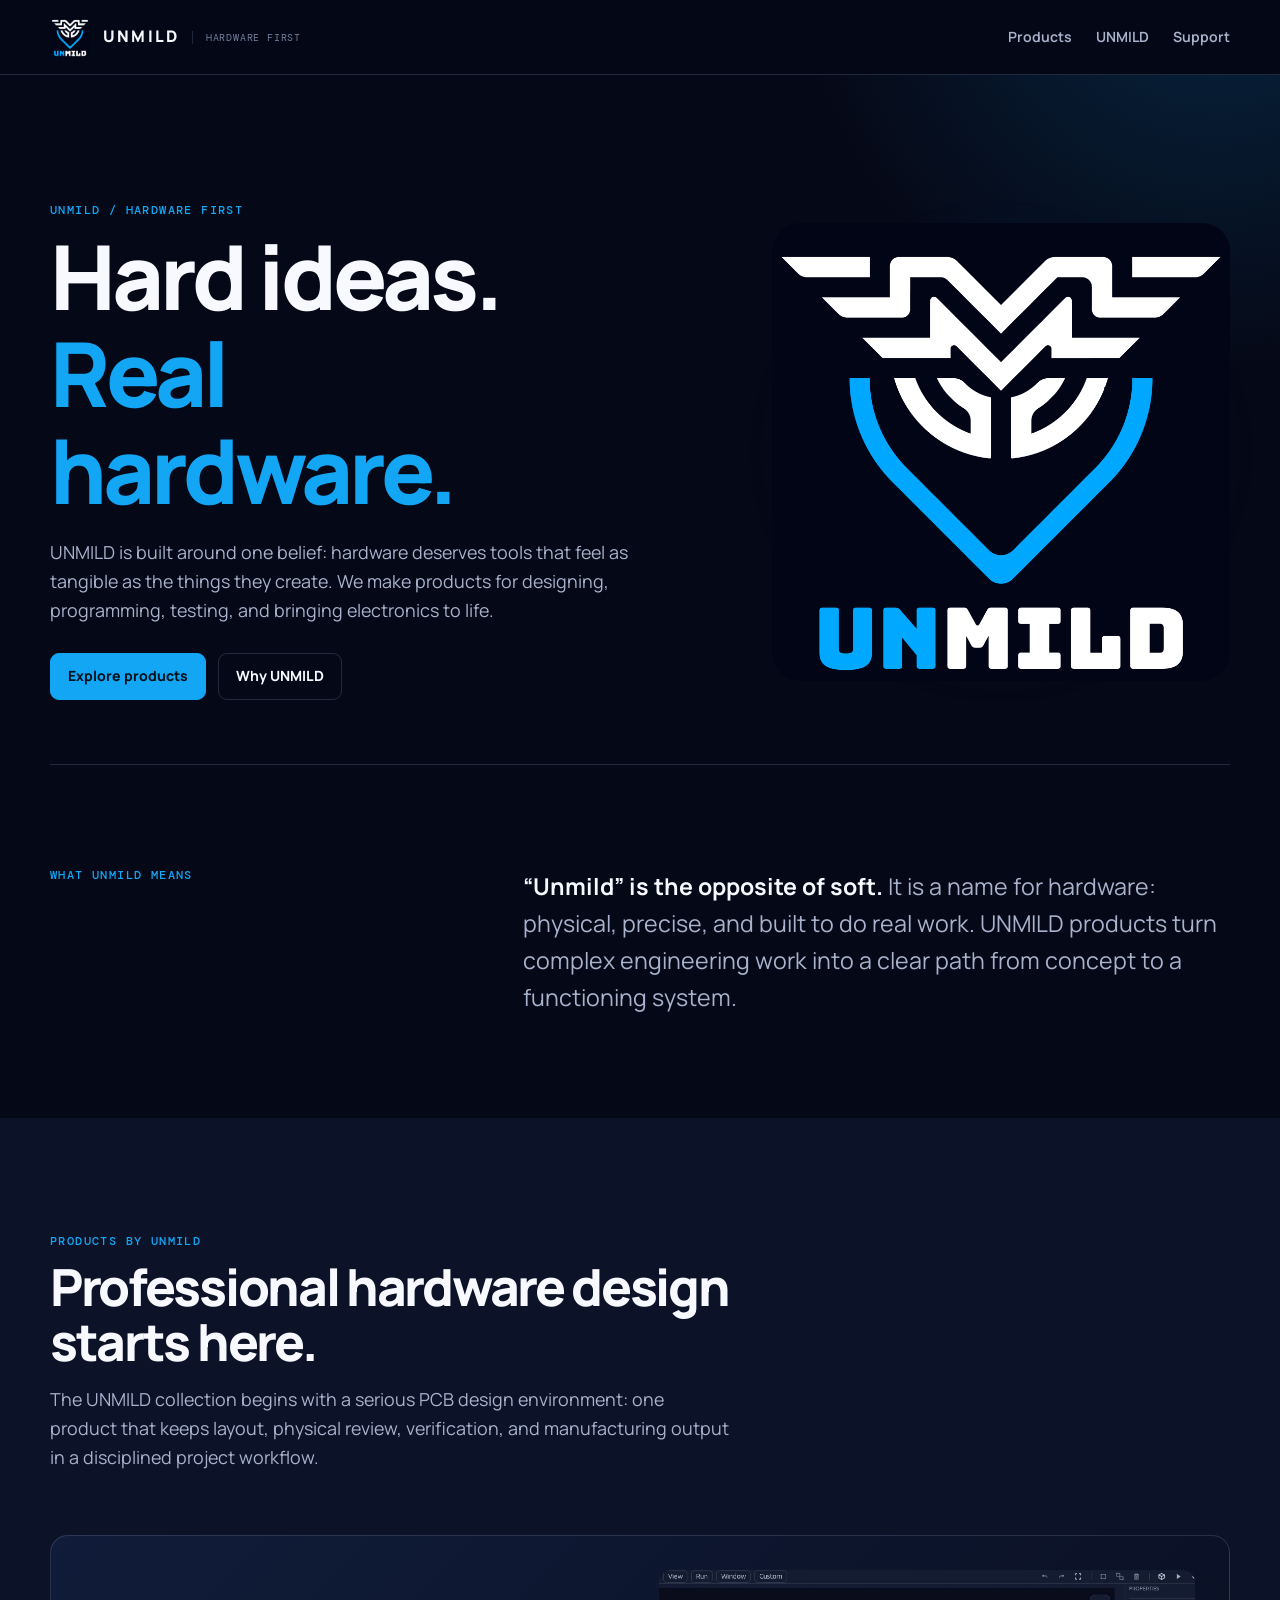
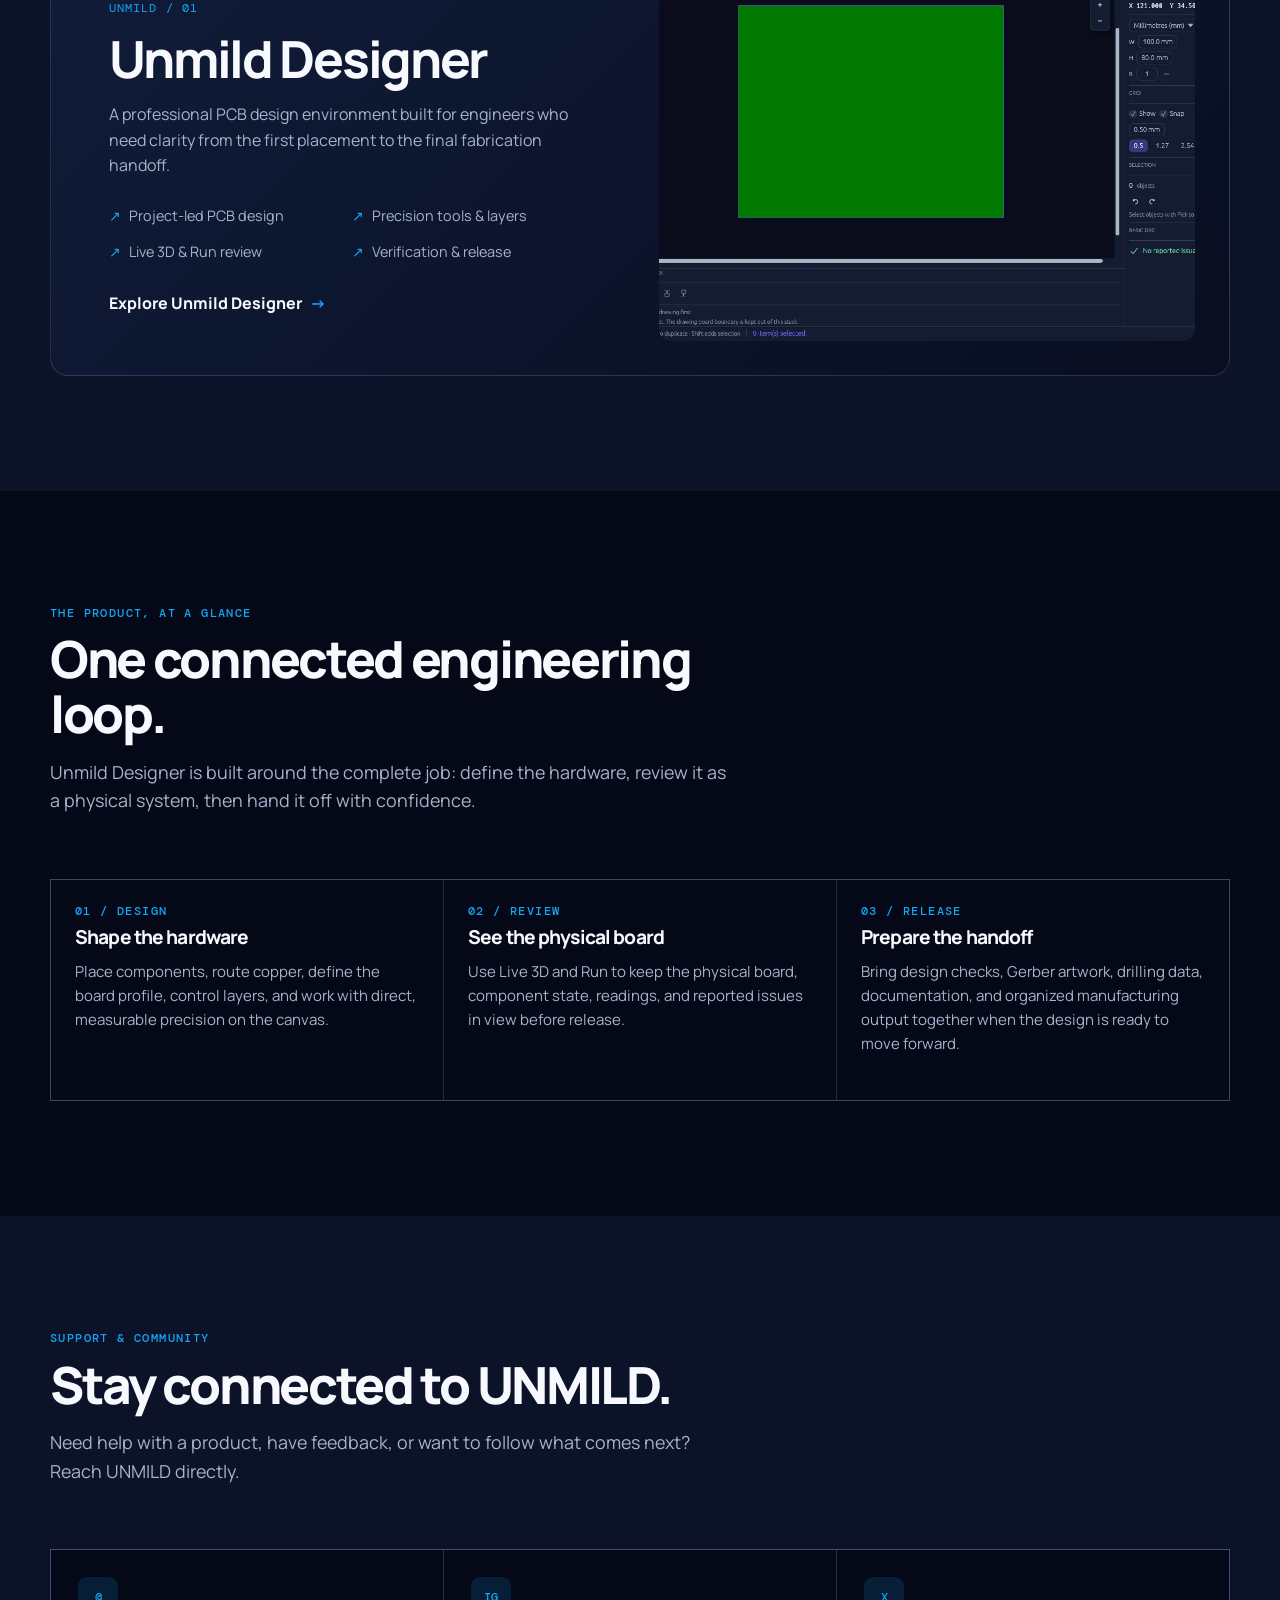
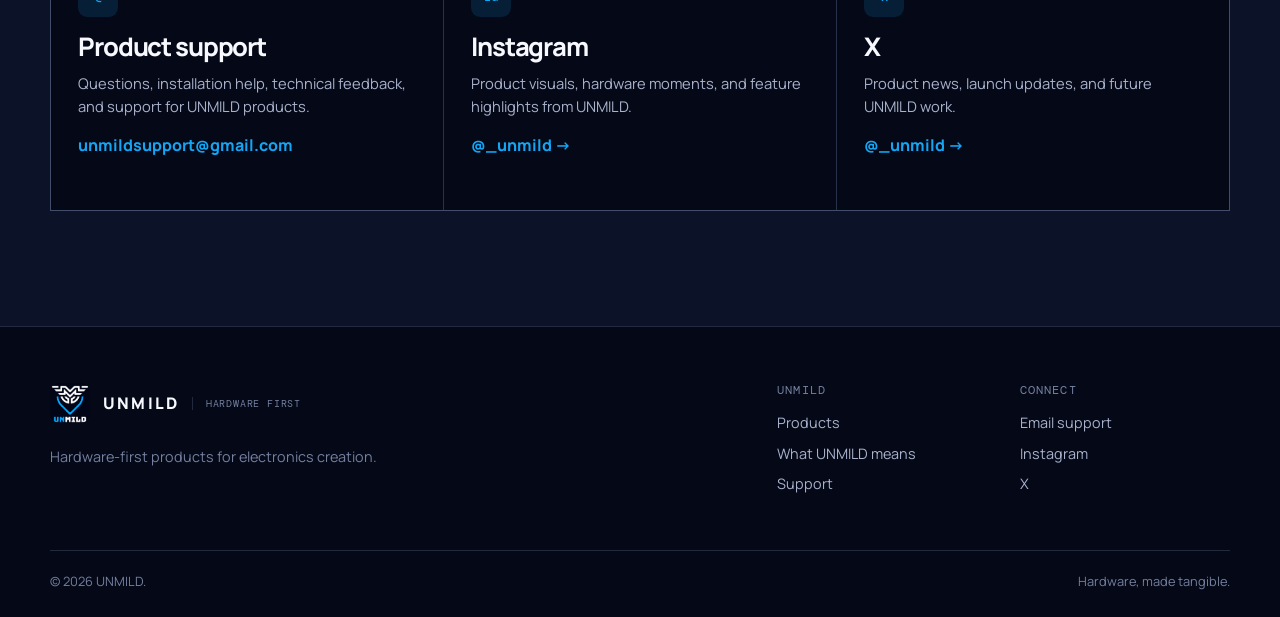
<file: index.html>
<!doctype html>
<html lang="en"><head>
<meta charset="UTF-8"><meta name="viewport" content="width=device-width, initial-scale=1">
<title>UNMILD — Hardware, made tangible</title>
<meta name="description" content="UNMILD creates hardware-first products for electronics creation. Discover Unmild Designer, its first product.">
<meta name="theme-color" content="#050816"><link rel="icon" href="images/favicon.svg" type="image/svg+xml"><link rel="stylesheet" href="css/style.css">
<meta property="og:type" content="website"><meta property="og:site_name" content="UNMILD"><meta property="og:title" content="UNMILD — Hardware, made tangible"><meta property="og:description" content="Hardware-first products for electronics creation."><meta property="og:image" content="images/og-image.png"><meta name="twitter:card" content="summary_large_image">
<script type="application/ld+json">{"@context":"https://schema.org","@type":"Organization","name":"UNMILD","description":"Hardware-first products for electronics creation.","email":"unmildsupport@gmail.com","sameAs":["https://www.instagram.com/_unmild/","https://x.com/_unmild"]}</script>
</head><body>
<a class="skip-link" href="#main">Skip to content</a>
<header class="site-nav"><div class="container nav-inner">
<a class="brand" href="index.html"><img class="brand-logo" src="images/unmild-logo.png" alt="UNMILD logo"><span class="brand-word">UNMILD</span><span class="brand-sub">HARDWARE FIRST</span></a>
<button class="nav-toggle" id="navToggle" aria-expanded="false" aria-controls="nav-links"><svg viewBox="0 0 24 24" fill="none" stroke="currentColor" stroke-width="2"><path d="M3 6h18M3 12h18M3 18h18"/></svg><span class="skip-link">Menu</span></button>
<nav class="nav-links" id="nav-links" aria-label="Primary"><a href="#products">Products</a><a href="#philosophy">UNMILD</a><a href="#support">Support</a></nav>
</div></header>
<main id="main">
<section class="brand-hero"><div class="container brand-hero-grid"><div>
<span class="eyebrow">UNMILD / HARDWARE FIRST</span><h1>Hard ideas. <em>Real hardware.</em></h1>
<p class="lede">UNMILD is built around one belief: hardware deserves tools that feel as tangible as the things they create. We make products for designing, programming, testing, and bringing electronics to life.</p>
<div class="btn-row"><a class="btn btn-primary" href="#products">Explore products</a><a class="btn btn-secondary" href="#philosophy">Why UNMILD</a></div>
</div><div class="brand-mark"><img src="images/unmild-logo.png" alt="UNMILD hardware emblem"></div></div></section>
<section class="container hardware-statement" id="philosophy"><span class="eyebrow">WHAT UNMILD MEANS</span><p><strong>“Unmild” is the opposite of soft.</strong> It is a name for hardware: physical, precise, and built to do real work. UNMILD products turn complex engineering work into a clear path from concept to a functioning system.</p></section>
<section class="section section-dark" id="products"><div class="container"><div class="section-head"><span class="eyebrow">PRODUCTS BY UNMILD</span><h2>Professional hardware design starts here.</h2><p class="lede">The UNMILD collection begins with a serious PCB design environment: one product that keeps layout, physical review, verification, and manufacturing output in a disciplined project workflow.</p></div>
<a class="product-card" href="designer.html" aria-label="Explore Unmild Designer"><div class="product-card-copy"><span class="product-number">UNMILD / 01</span><h3>Unmild Designer</h3><p>A professional PCB design environment built for engineers who need clarity from the first placement to the final fabrication handoff.</p><ul class="product-points"><li>Project-led PCB design</li><li>Precision tools &amp; layers</li><li>Live 3D &amp; Run review</li><li>Verification &amp; release</li></ul><span class="product-link">Explore Unmild Designer <span>→</span></span></div><div class="product-visual"><img src="images/screens/ui_workspace.webp" alt="Unmild Designer PCB workspace"></div></a></div></section>
<section class="section"><div class="container"><div class="section-head"><span class="eyebrow">THE PRODUCT, AT A GLANCE</span><h2>One connected engineering loop.</h2><p class="lede">Unmild Designer is built around the complete job: define the hardware, review it as a physical system, then hand it off with confidence.</p></div><div class="preview-grid"><article class="preview-cell"><span class="kicker">01 / DESIGN</span><h3>Shape the hardware</h3><p>Place components, route copper, define the board profile, control layers, and work with direct, measurable precision on the canvas.</p></article><article class="preview-cell"><span class="kicker">02 / REVIEW</span><h3>See the physical board</h3><p>Use Live 3D and Run to keep the physical board, component state, readings, and reported issues in view before release.</p></article><article class="preview-cell"><span class="kicker">03 / RELEASE</span><h3>Prepare the handoff</h3><p>Bring design checks, Gerber artwork, drilling data, documentation, and organized manufacturing output together when the design is ready to move forward.</p></article></div></div></section>
<section class="section section-dark" id="support"><div class="container"><div class="section-head"><span class="eyebrow">SUPPORT &amp; COMMUNITY</span><h2>Stay connected to UNMILD.</h2><p class="lede">Need help with a product, have feedback, or want to follow what comes next? Reach UNMILD directly.</p></div><div class="support-grid"><article class="support-card"><div class="icon">@</div><h3>Product support</h3><p>Questions, installation help, technical feedback, and support for UNMILD products.</p><a href="mailto:unmildsupport@gmail.com?subject=UNMILD%20Support">unmildsupport@gmail.com</a></article><article class="support-card"><div class="icon">IG</div><h3>Instagram</h3><p>Product visuals, hardware moments, and feature highlights from UNMILD.</p><a href="https://www.instagram.com/_unmild/" target="_blank" rel="noopener noreferrer">@_unmild →</a></article><article class="support-card"><div class="icon">X</div><h3>X</h3><p>Product news, launch updates, and future UNMILD work.</p><a href="https://x.com/_unmild" target="_blank" rel="noopener noreferrer">@_unmild →</a></article></div></div></section>
</main>
<footer class="site-footer"><div class="container"><div class="footer-grid"><div class="footer-brand"><a class="brand" href="index.html"><img class="brand-logo" src="images/unmild-logo.png" alt=""><span class="brand-word">UNMILD</span><span class="brand-sub">HARDWARE FIRST</span></a><p>Hardware-first products for electronics creation.</p></div><div class="footer-cols"><div class="footer-col"><h4>UNMILD</h4><ul><li><a href="#products">Products</a></li><li><a href="#philosophy">What UNMILD means</a></li><li><a href="#support">Support</a></li></ul></div><div class="footer-col"><h4>CONNECT</h4><ul><li><a href="mailto:unmildsupport@gmail.com">Email support</a></li><li><a href="https://www.instagram.com/_unmild/" target="_blank" rel="noopener noreferrer">Instagram</a></li><li><a href="https://x.com/_unmild" target="_blank" rel="noopener noreferrer">X</a></li></ul></div></div></div><div class="footer-bottom"><span>© <span id="year">2026</span> UNMILD.</span><span>Hardware, made tangible.</span></div></div></footer>
<script src="js/main.js"></script></body></html>
</file>
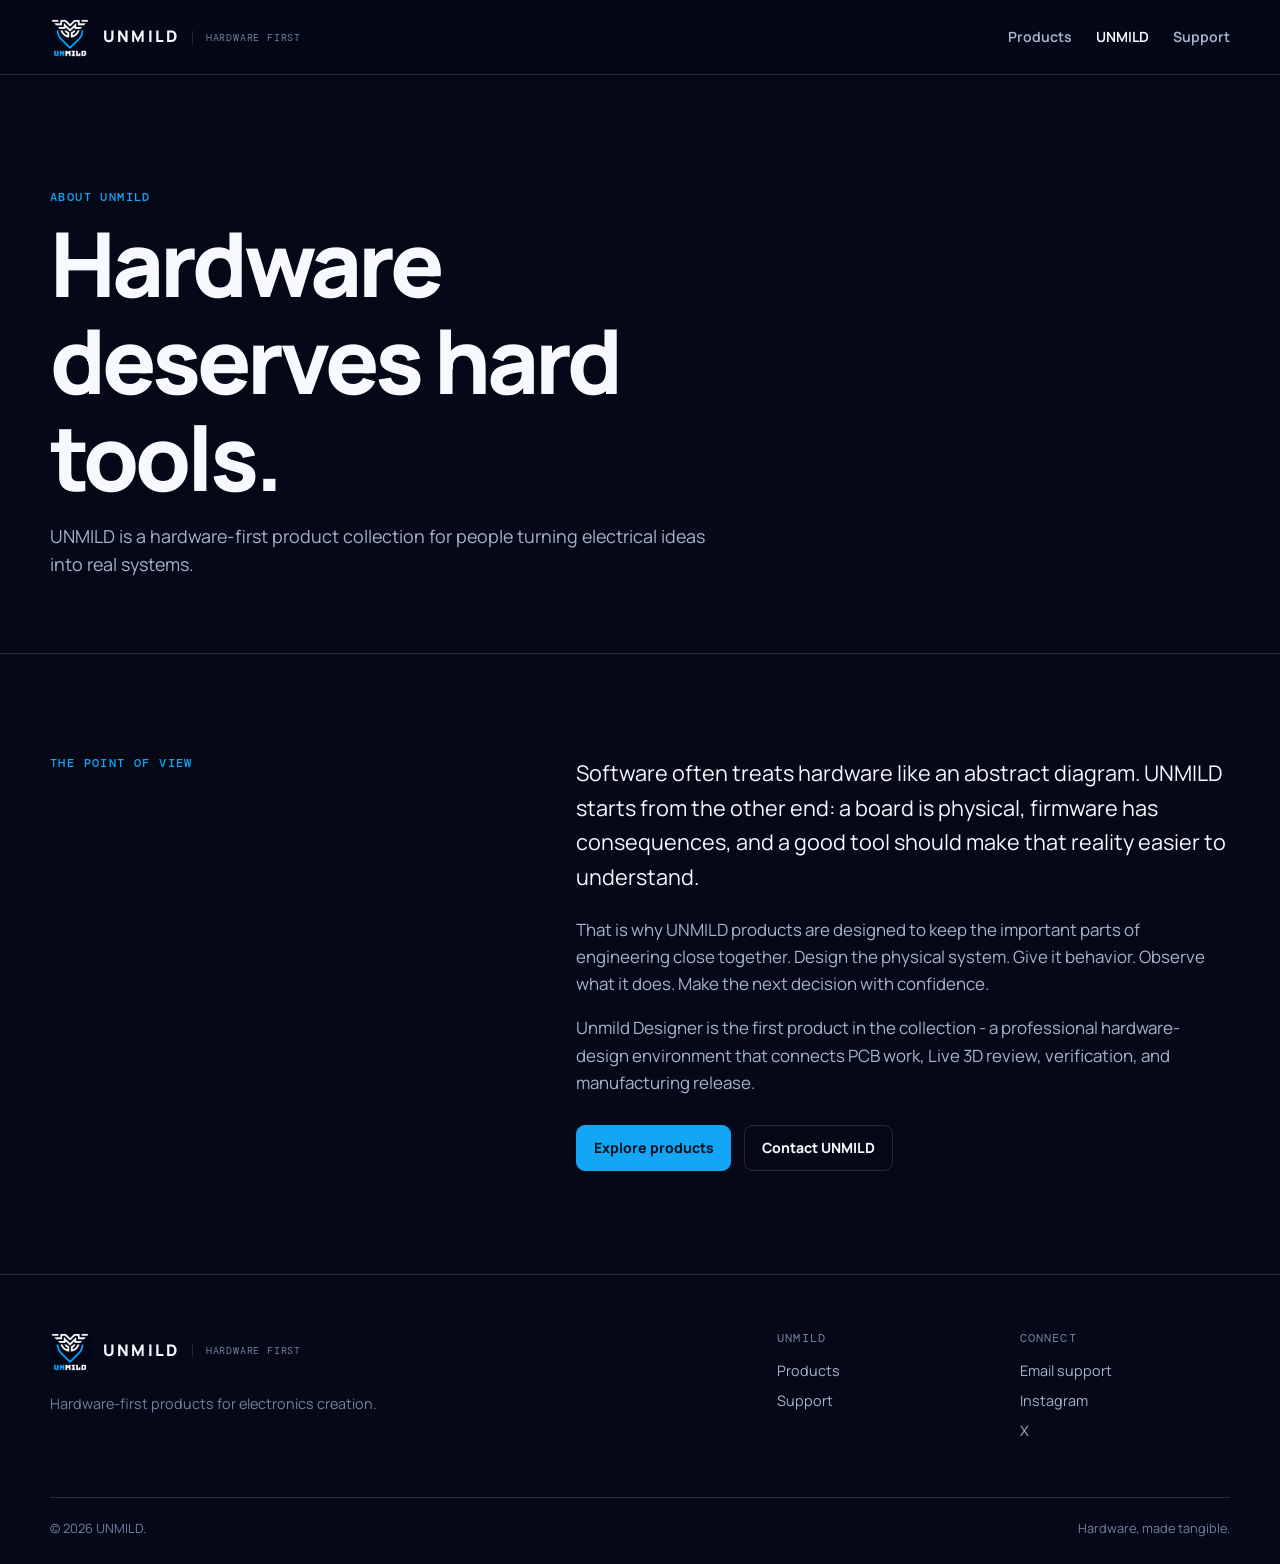
<file: about.html>
<!doctype html>
<html lang="en"><head><meta charset="UTF-8"><meta name="viewport" content="width=device-width, initial-scale=1"><title>About UNMILD — Hardware first</title><meta name="description" content="UNMILD creates hardware-first products for electronics creation."><meta name="theme-color" content="#050816"><link rel="icon" href="images/favicon.svg" type="image/svg+xml"><link rel="stylesheet" href="css/style.css"></head><body>
<a class="skip-link" href="#main">Skip to content</a><header class="site-nav"><div class="container nav-inner"><a class="brand" href="index.html"><img class="brand-logo" src="images/unmild-logo.png" alt="UNMILD logo"><span class="brand-word">UNMILD</span><span class="brand-sub">HARDWARE FIRST</span></a><button class="nav-toggle" id="navToggle" aria-expanded="false" aria-controls="nav-links"><svg viewBox="0 0 24 24" fill="none" stroke="currentColor" stroke-width="2"><path d="M3 6h18M3 12h18M3 18h18"/></svg><span class="skip-link">Menu</span></button><nav class="nav-links" id="nav-links" aria-label="Primary"><a href="index.html#products">Products</a><a href="about.html" aria-current="page">UNMILD</a><a href="support.html">Support</a></nav></div></header>
<main id="main"><section class="page-hero"><div class="container"><span class="eyebrow">ABOUT UNMILD</span><h1>Hardware deserves hard tools.</h1><p class="lede">UNMILD is a hardware-first product collection for people turning electrical ideas into real systems.</p></div></section><section class="container about-copy"><span class="eyebrow">THE POINT OF VIEW</span><div><p>Software often treats hardware like an abstract diagram. UNMILD starts from the other end: a board is physical, firmware has consequences, and a good tool should make that reality easier to understand.</p><p>That is why UNMILD products are designed to keep the important parts of engineering close together. Design the physical system. Give it behavior. Observe what it does. Make the next decision with confidence.</p><p>Unmild Designer is the first product in the collection - a professional hardware-design environment that connects PCB work, Live 3D review, verification, and manufacturing release.</p><div class="btn-row"><a class="btn btn-primary" href="index.html#products">Explore products</a><a class="btn btn-secondary" href="support.html">Contact UNMILD</a></div></div></section></main>
<footer class="site-footer"><div class="container"><div class="footer-grid"><div class="footer-brand"><a class="brand" href="index.html"><img class="brand-logo" src="images/unmild-logo.png" alt=""><span class="brand-word">UNMILD</span><span class="brand-sub">HARDWARE FIRST</span></a><p>Hardware-first products for electronics creation.</p></div><div class="footer-cols"><div class="footer-col"><h4>UNMILD</h4><ul><li><a href="index.html#products">Products</a></li><li><a href="support.html">Support</a></li></ul></div><div class="footer-col"><h4>CONNECT</h4><ul><li><a href="mailto:unmildsupport@gmail.com">Email support</a></li><li><a href="https://www.instagram.com/_unmild/" target="_blank" rel="noopener noreferrer">Instagram</a></li><li><a href="https://x.com/_unmild" target="_blank" rel="noopener noreferrer">X</a></li></ul></div></div></div><div class="footer-bottom"><span>© <span id="year">2026</span> UNMILD.</span><span>Hardware, made tangible.</span></div></div></footer><script src="js/main.js"></script></body></html>
</file>
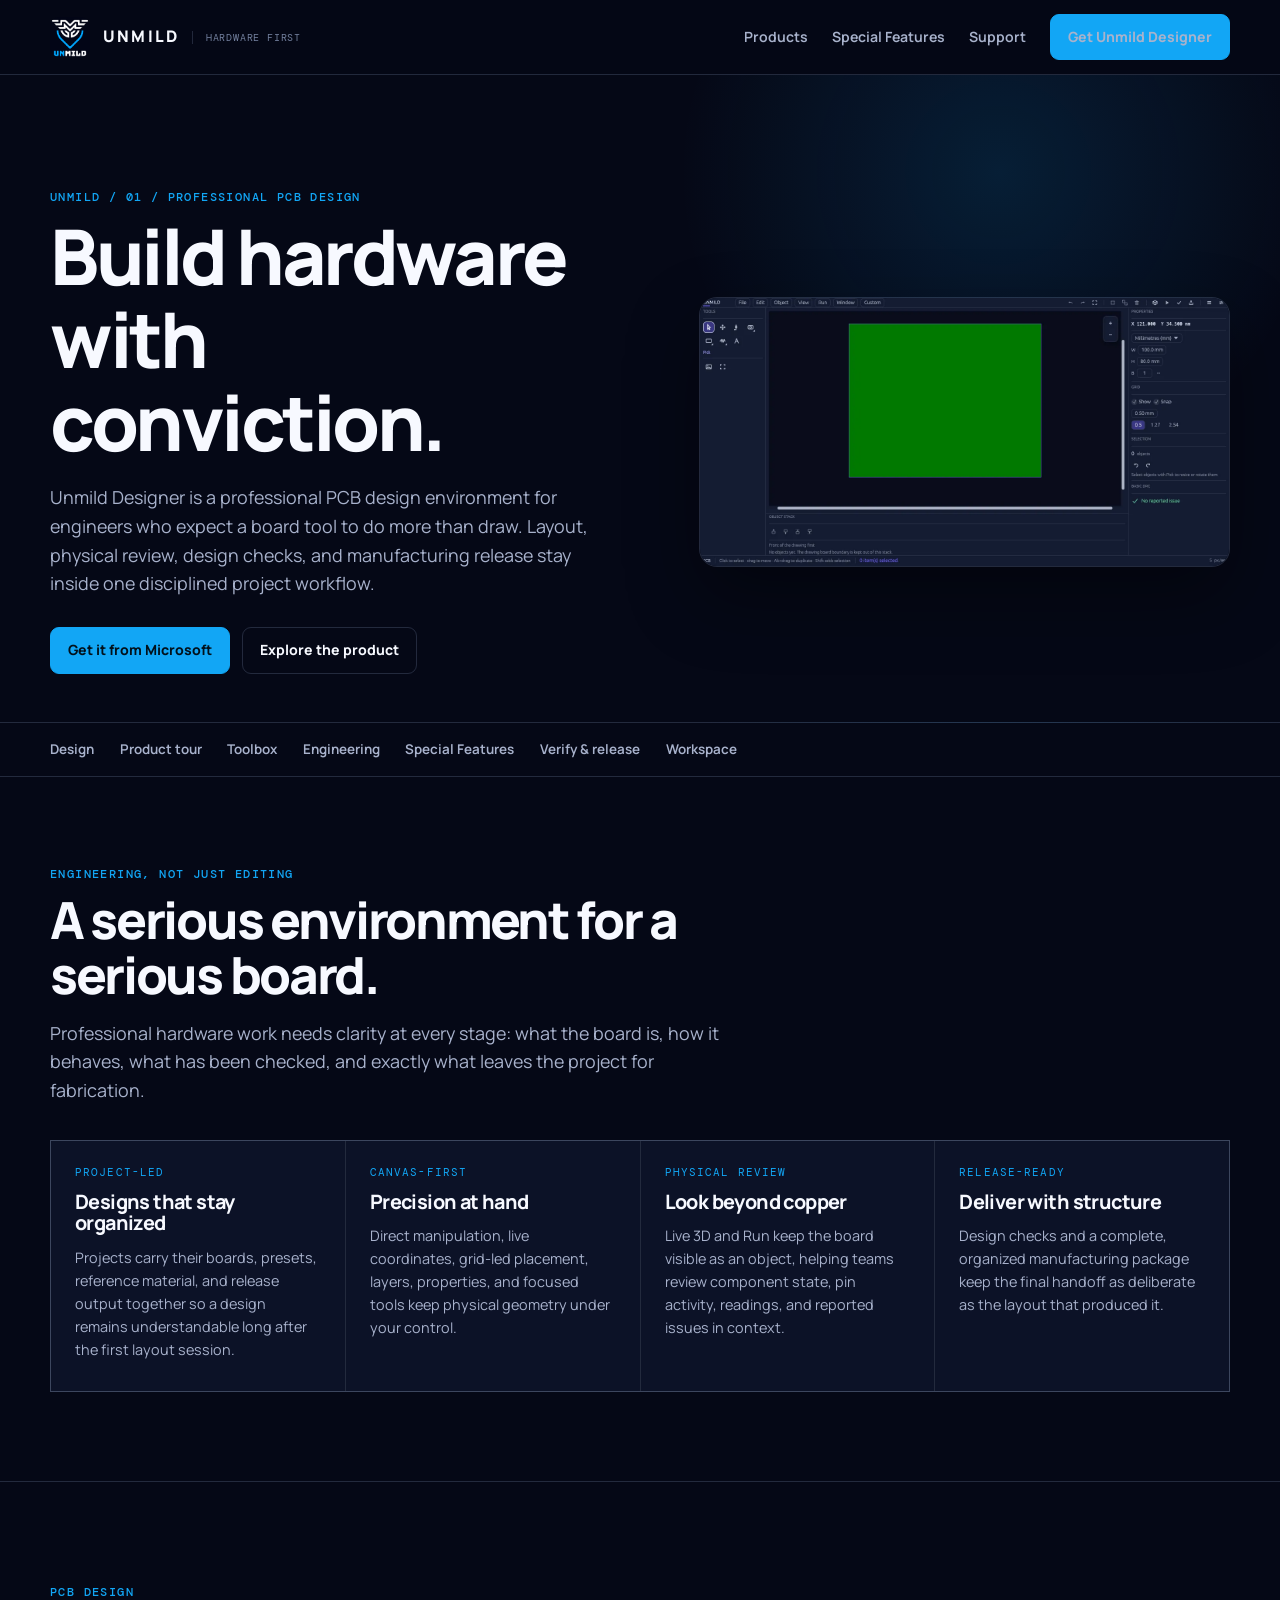
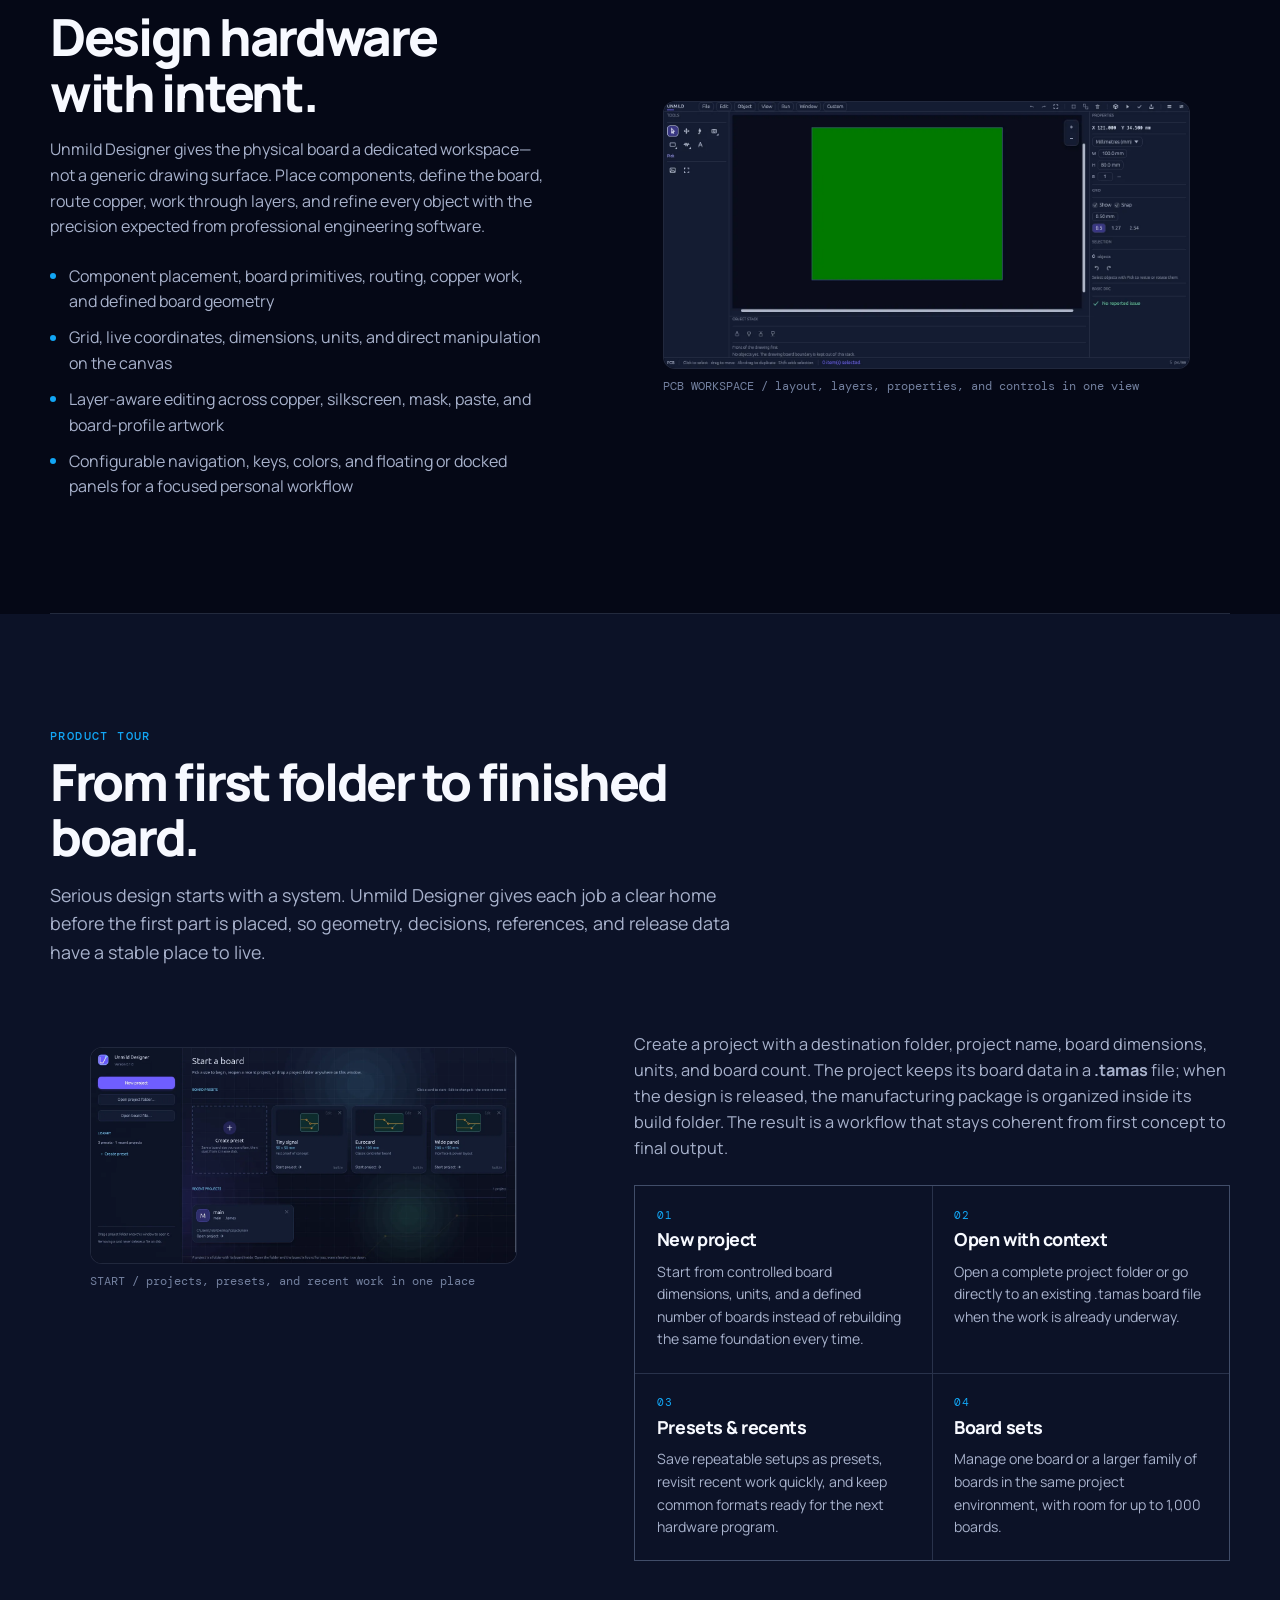
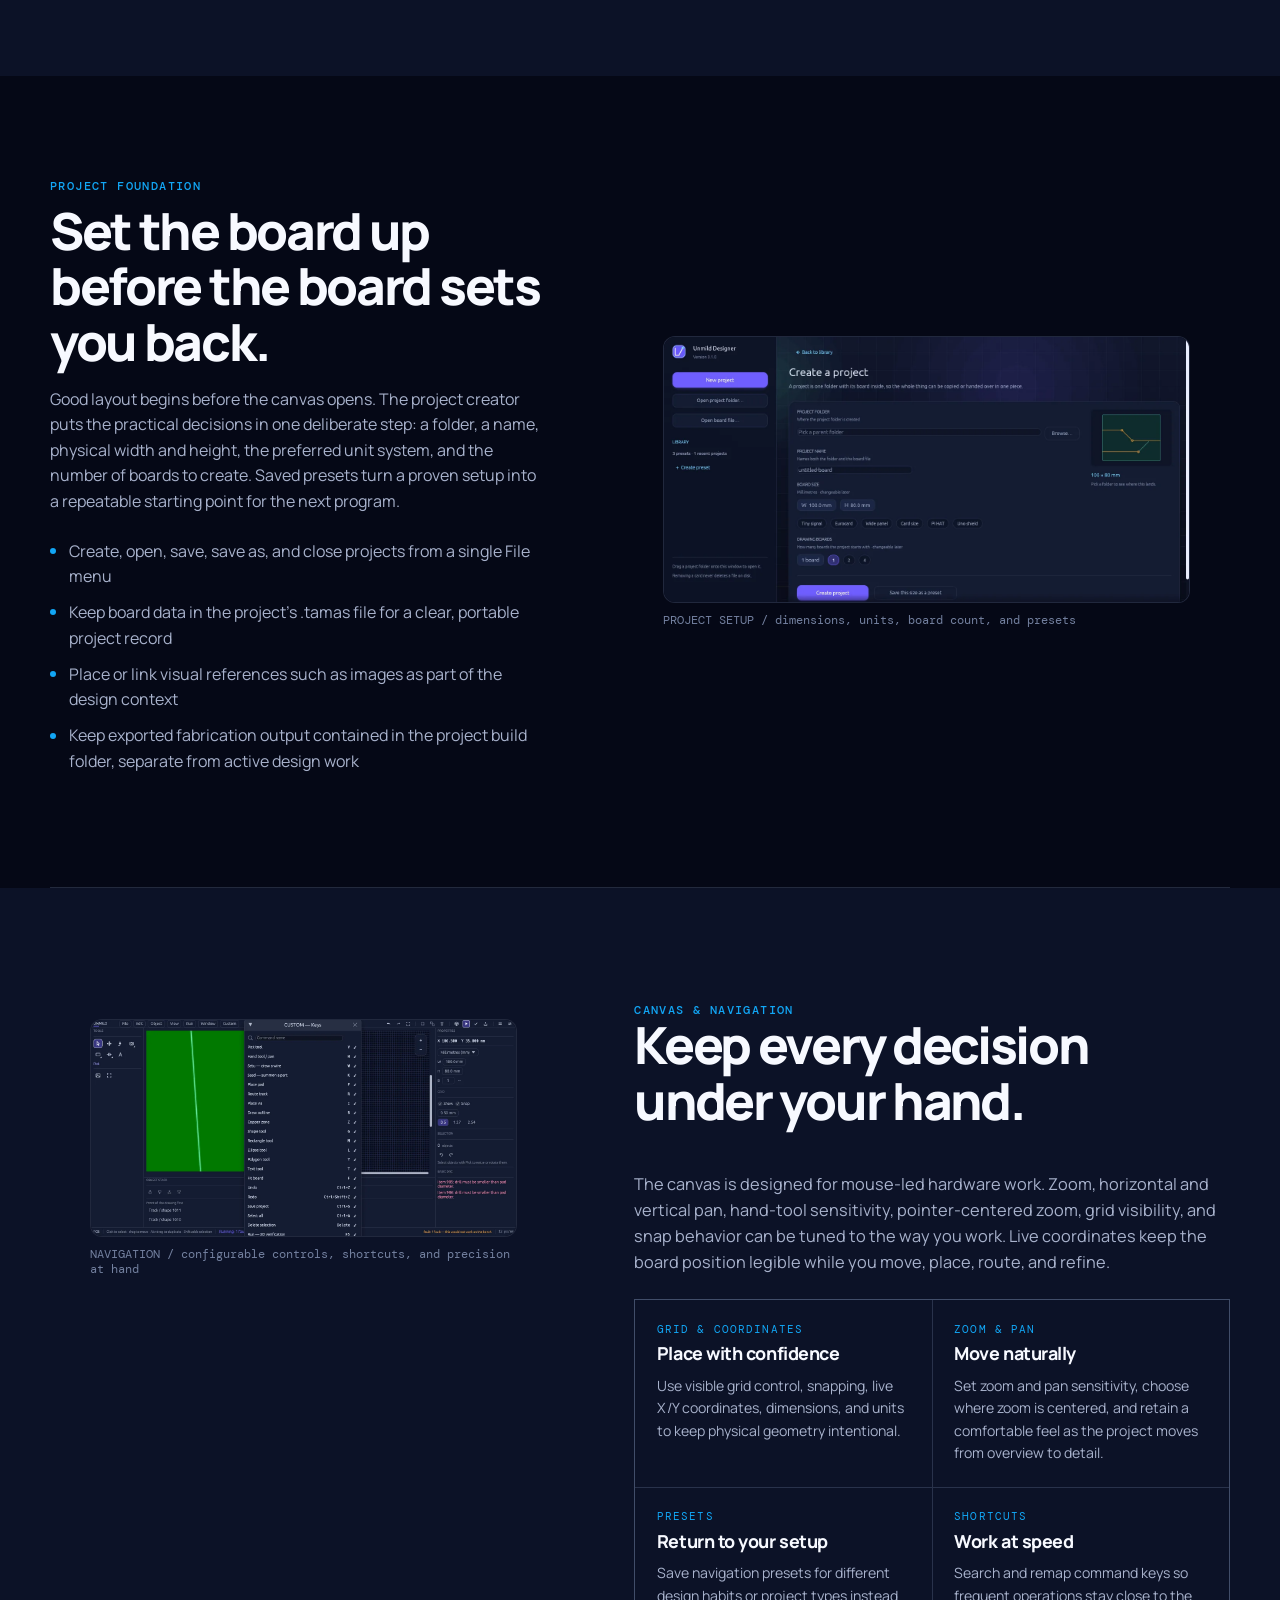
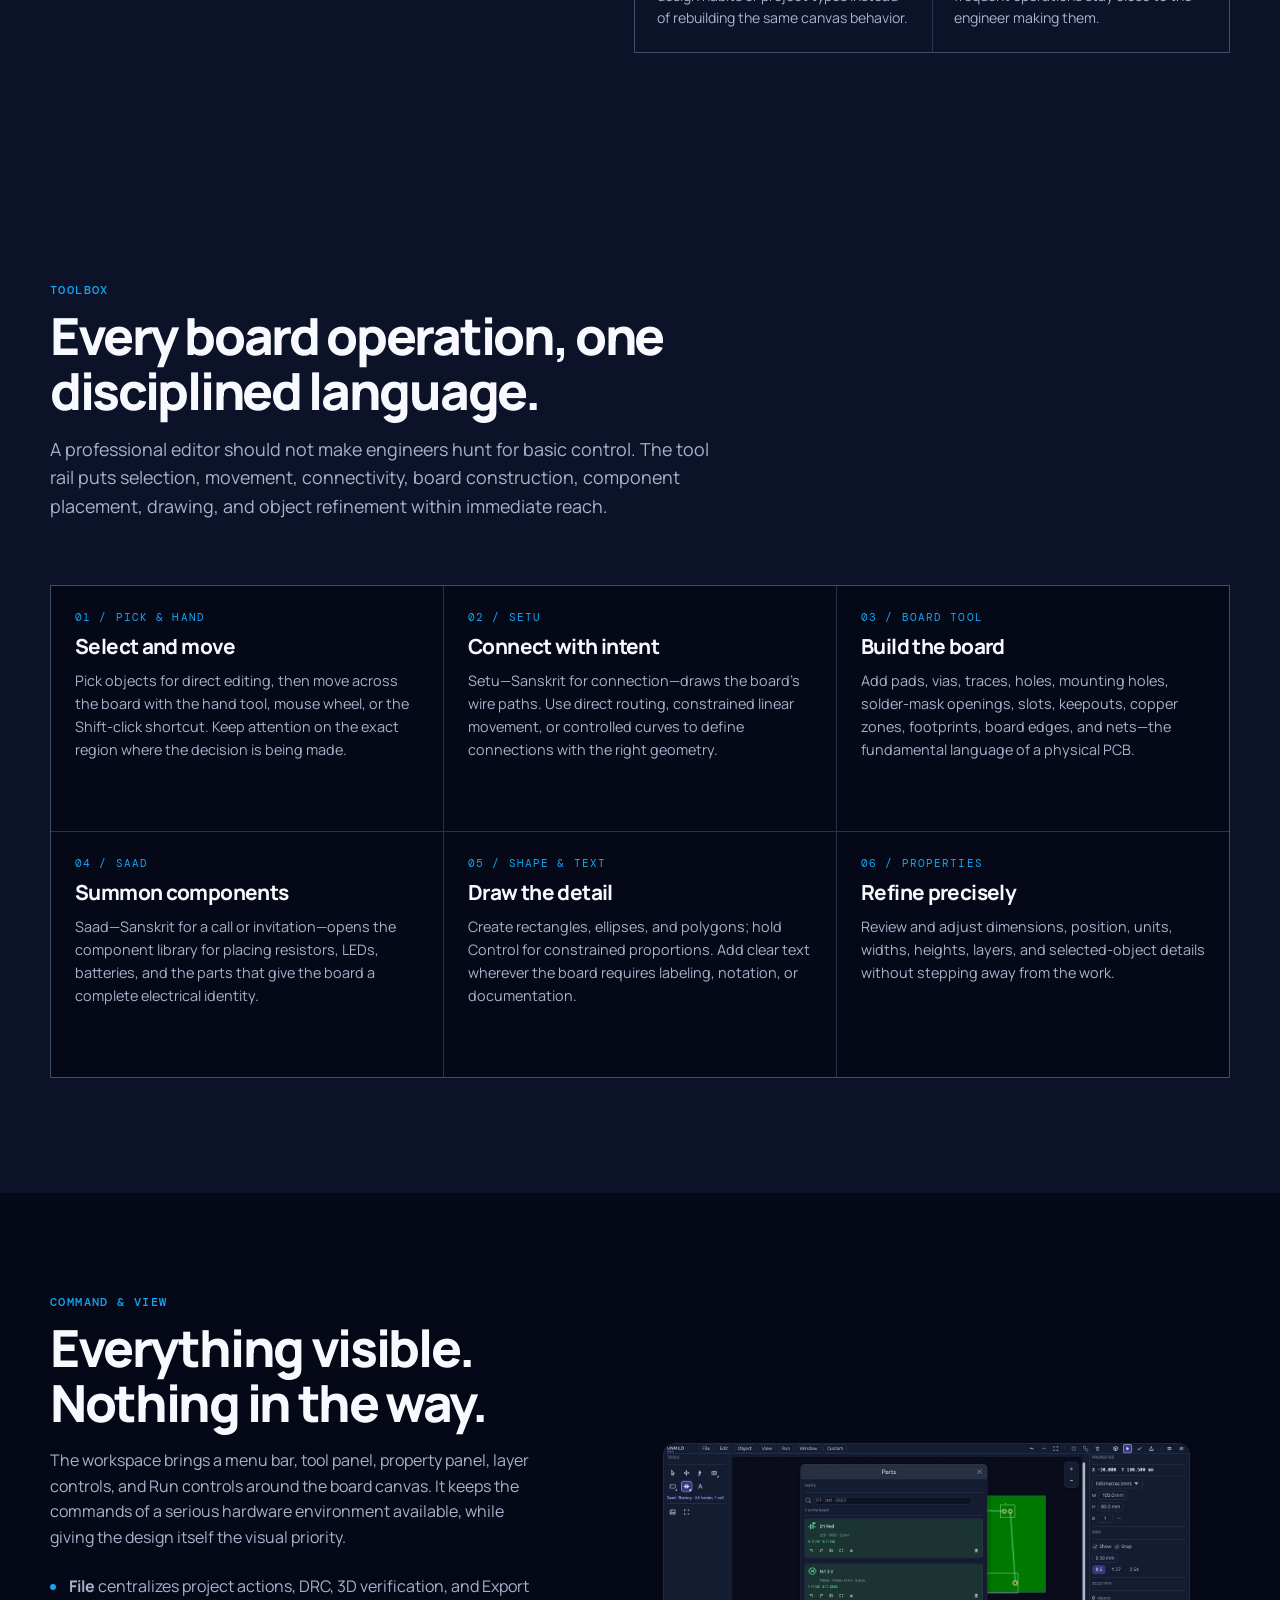
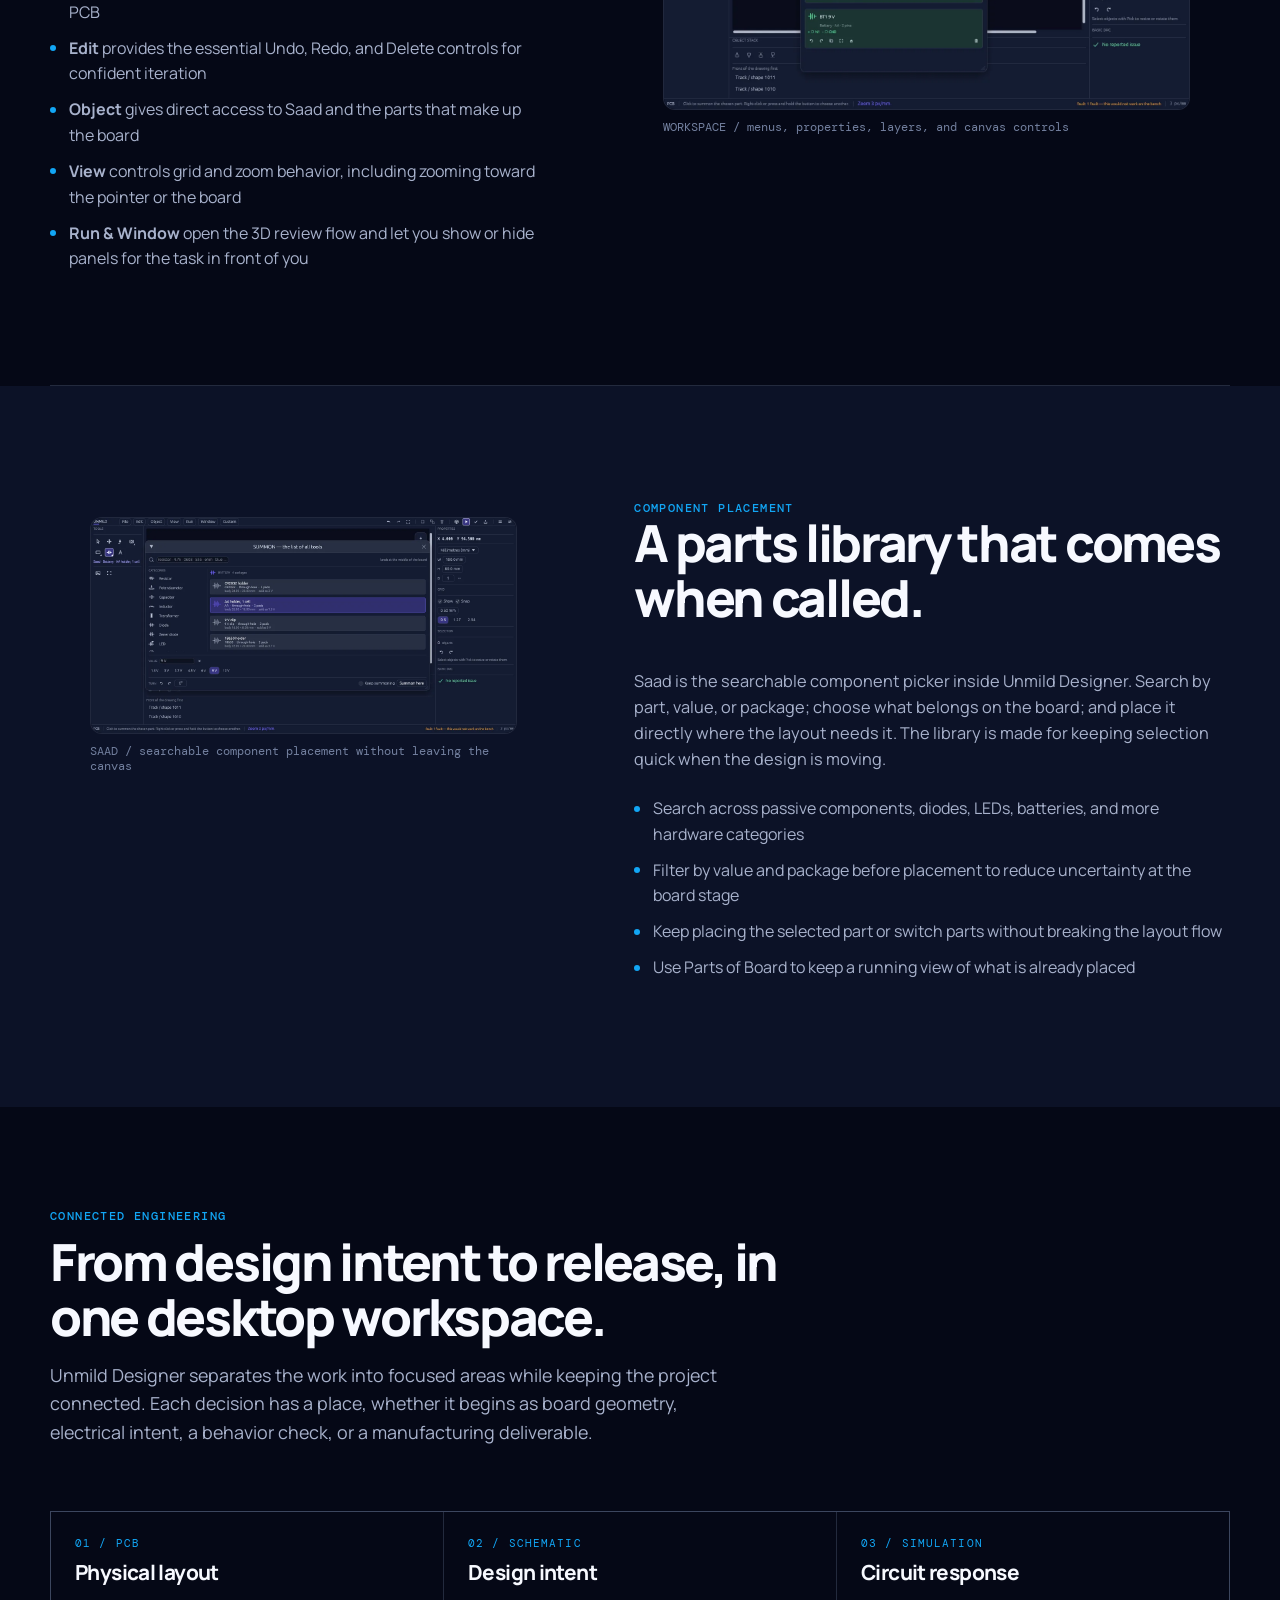
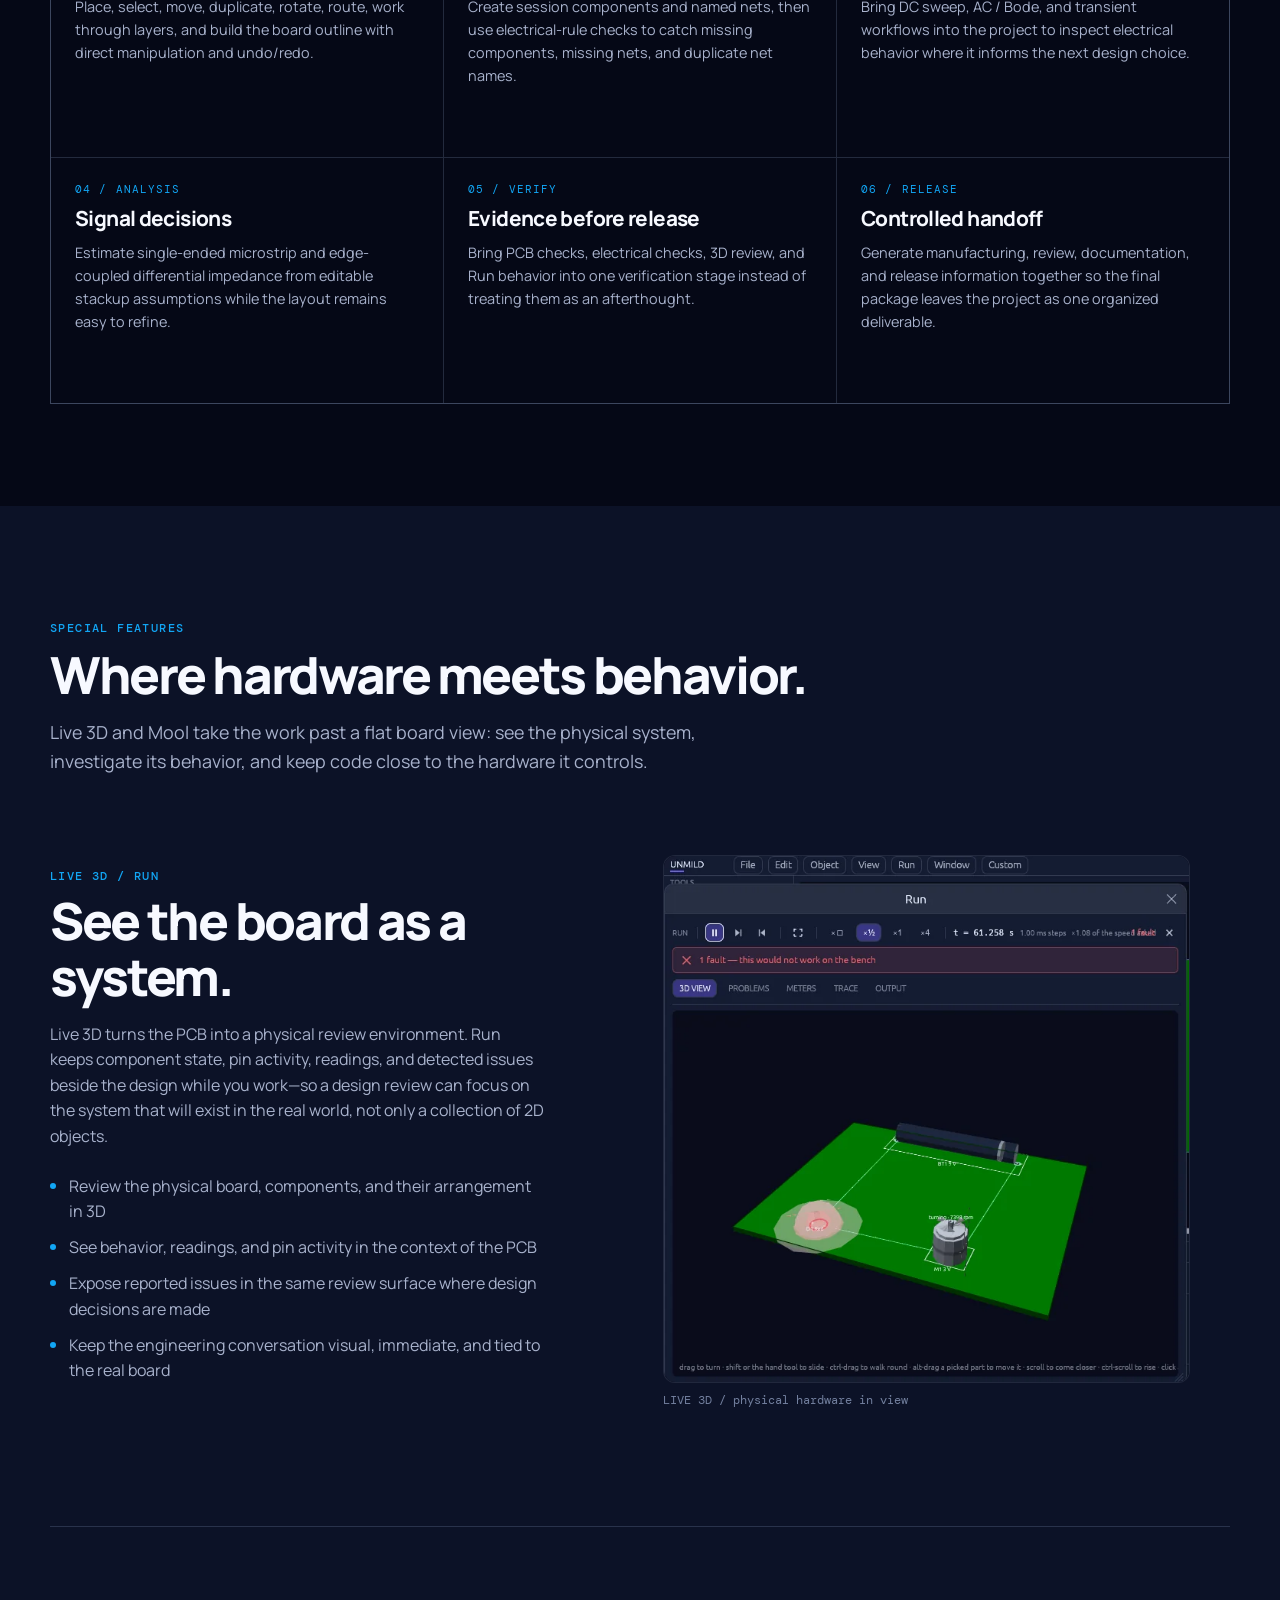
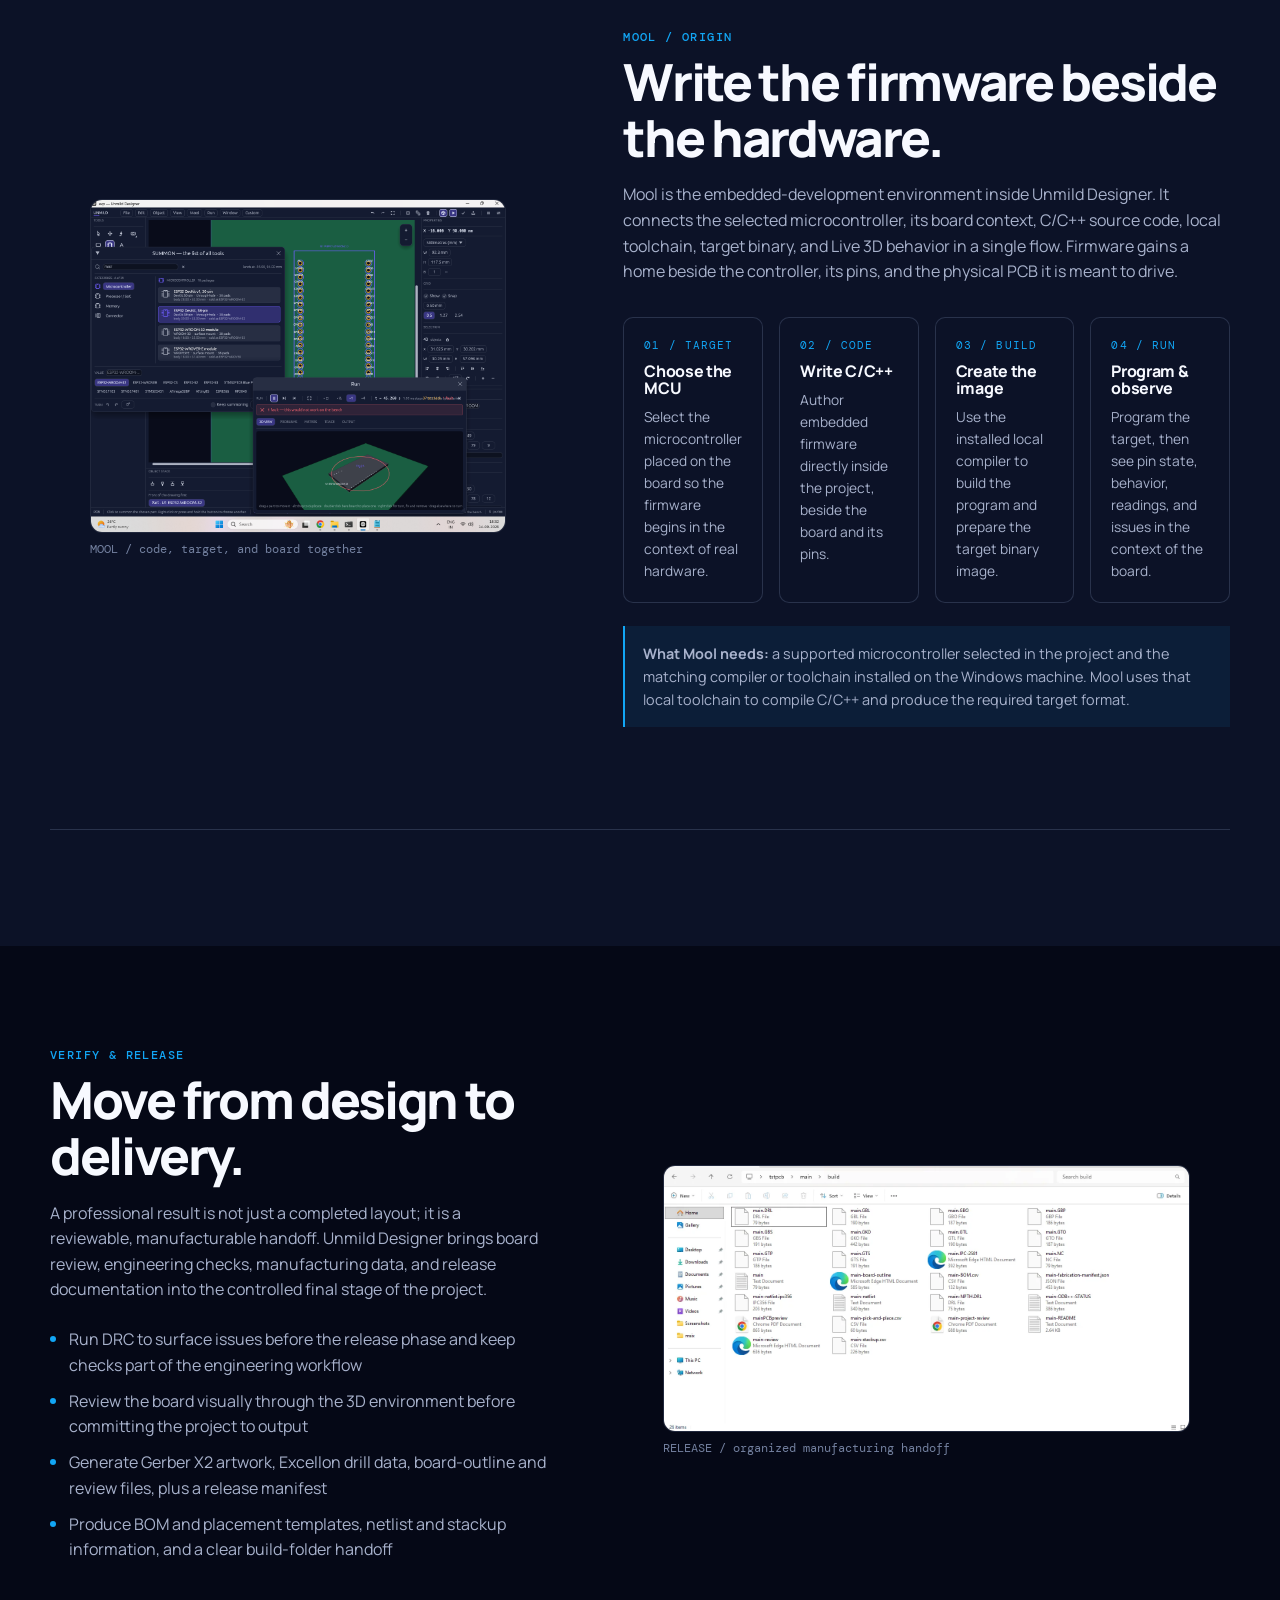
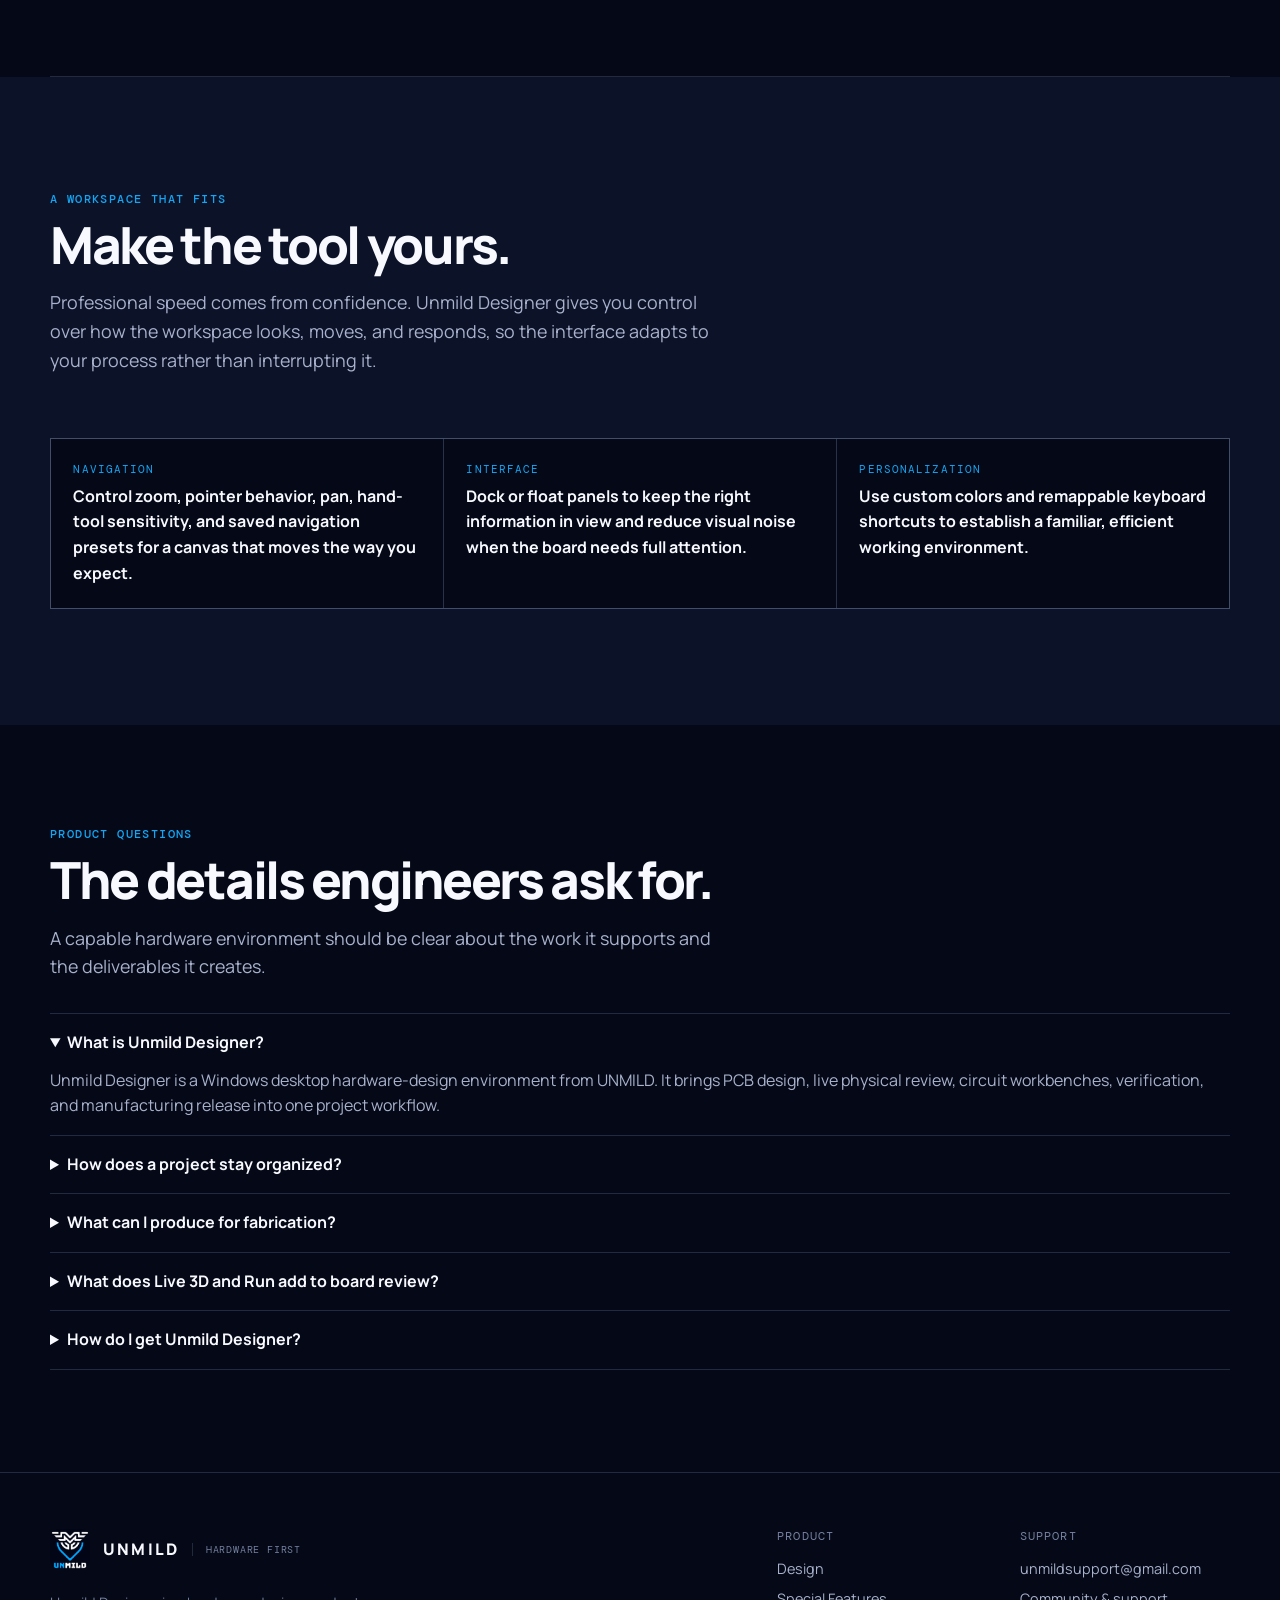
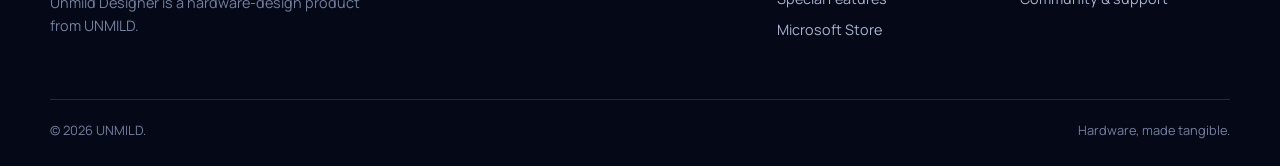
<file: designer.html>
<!doctype html>
<html lang="en"><head><meta charset="UTF-8"><meta name="viewport" content="width=device-width, initial-scale=1"><title>Unmild Designer — Professional PCB design by UNMILD</title><meta name="description" content="Unmild Designer is a professional PCB design environment for layout, Live 3D review, verification, and manufacturing release."><meta name="theme-color" content="#050816"><link rel="icon" href="images/favicon.svg" type="image/svg+xml"><link rel="stylesheet" href="css/style.css"><meta property="og:type" content="product"><meta property="og:site_name" content="UNMILD"><meta property="og:title" content="Unmild Designer"><meta property="og:description" content="Professional PCB design, Live 3D review, and manufacturing release in one product."><meta property="og:image" content="images/og-image.png"></head><body>
<a class="skip-link" href="#main">Skip to content</a><header class="site-nav"><div class="container nav-inner"><a class="brand" href="index.html"><img class="brand-logo" src="images/unmild-logo.png" alt="UNMILD logo"><span class="brand-word">UNMILD</span><span class="brand-sub">HARDWARE FIRST</span></a><button class="nav-toggle" id="navToggle" aria-expanded="false" aria-controls="nav-links"><svg viewBox="0 0 24 24" fill="none" stroke="currentColor" stroke-width="2"><path d="M3 6h18M3 12h18M3 18h18"/></svg><span class="skip-link">Menu</span></button><nav class="nav-links" id="nav-links" aria-label="Primary"><a href="index.html#products">Products</a><a href="#special-features">Special Features</a><a href="index.html#support">Support</a><a class="btn btn-primary" href="https://apps.microsoft.com/detail/9N8356C8128M?hl=en-us&amp;gl=IN&amp;ocid=pdpshare" target="_blank" rel="noopener noreferrer">Get Unmild Designer</a></nav></div></header>
<main id="main"><section class="product-hero"><div class="container product-hero-grid"><div><span class="eyebrow">UNMILD / 01 / PROFESSIONAL PCB DESIGN</span><h1>Build hardware with conviction.</h1><p class="lede">Unmild Designer is a professional PCB design environment for engineers who expect a board tool to do more than draw. Layout, physical review, design checks, and manufacturing release stay inside one disciplined project workflow.</p><div class="btn-row"><a class="btn btn-primary" href="https://apps.microsoft.com/detail/9N8356C8128M?hl=en-us&amp;gl=IN&amp;ocid=pdpshare" target="_blank" rel="noopener noreferrer">Get it from Microsoft</a><a class="btn btn-secondary" href="#product-tour">Explore the product</a></div></div><div class="product-shot"><img src="images/screens/ui_workspace.webp" alt="Unmild Designer professional PCB workspace"></div></div></section>
<nav class="product-nav"><div class="container product-nav-links"><a href="#design">Design</a><a href="#product-tour">Product tour</a><a href="#toolbox">Toolbox</a><a href="#engineering">Engineering</a><a href="#special-features">Special Features</a><a href="#verify">Verify &amp; release</a><a href="#workspace">Workspace</a></div></nav>
<section class="section position-section"><div class="container"><div class="section-head"><span class="eyebrow">ENGINEERING, NOT JUST EDITING</span><h2>A serious environment for a serious board.</h2><p class="lede">Professional hardware work needs clarity at every stage: what the board is, how it behaves, what has been checked, and exactly what leaves the project for fabrication.</p></div><div class="position-grid"><article class="position-card"><b>PROJECT-LED</b><h3>Designs that stay organized</h3><p>Projects carry their boards, presets, reference material, and release output together so a design remains understandable long after the first layout session.</p></article><article class="position-card"><b>CANVAS-FIRST</b><h3>Precision at hand</h3><p>Direct manipulation, live coordinates, grid-led placement, layers, properties, and focused tools keep physical geometry under your control.</p></article><article class="position-card"><b>PHYSICAL REVIEW</b><h3>Look beyond copper</h3><p>Live 3D and Run keep the board visible as an object, helping teams review component state, pin activity, readings, and reported issues in context.</p></article><article class="position-card"><b>RELEASE-READY</b><h3>Deliver with structure</h3><p>Design checks and a complete, organized manufacturing package keep the final handoff as deliberate as the layout that produced it.</p></article></div></div></section>
<section class="container feature-block" id="design"><div><span class="eyebrow">PCB DESIGN</span><h2>Design hardware with intent.</h2><p>Unmild Designer gives the physical board a dedicated workspace—not a generic drawing surface. Place components, define the board, route copper, work through layers, and refine every object with the precision expected from professional engineering software.</p><ul class="feature-list"><li>Component placement, board primitives, routing, copper work, and defined board geometry</li><li>Grid, live coordinates, dimensions, units, and direct manipulation on the canvas</li><li>Layer-aware editing across copper, silkscreen, mask, paste, and board-profile artwork</li><li>Configurable navigation, keys, colors, and floating or docked panels for a focused personal workflow</li></ul></div><figure><div class="shot"><img src="images/screens/ui_workspace.webp" alt="Unmild Designer PCB workspace"></div><figcaption class="shot-caption">PCB WORKSPACE / layout, layers, properties, and controls in one view</figcaption></figure></section>
<section class="section section-dark" id="product-tour"><div class="container"><div class="section-head"><span class="eyebrow">PRODUCT TOUR</span><h2>From first folder to finished board.</h2><p class="lede">Serious design starts with a system. Unmild Designer gives each job a clear home before the first part is placed, so geometry, decisions, references, and release data have a stable place to live.</p></div><div class="library-layout"><figure><div class="shot"><img src="images/screens/start_screen.webp" alt="Unmild Designer start screen"></div><figcaption class="shot-caption">START / projects, presets, and recent work in one place</figcaption></figure><div class="library-copy"><p>Create a project with a destination folder, project name, board dimensions, units, and board count. The project keeps its board data in a <strong>.tamas</strong> file; when the design is released, the manufacturing package is organized inside its build folder. The result is a workflow that stays coherent from first concept to final output.</p><div class="capability-grid"><article class="capability-card"><span>01</span><h3>New project</h3><p>Start from controlled board dimensions, units, and a defined number of boards instead of rebuilding the same foundation every time.</p></article><article class="capability-card"><span>02</span><h3>Open with context</h3><p>Open a complete project folder or go directly to an existing .tamas board file when the work is already underway.</p></article><article class="capability-card"><span>03</span><h3>Presets &amp; recents</h3><p>Save repeatable setups as presets, revisit recent work quickly, and keep common formats ready for the next hardware program.</p></article><article class="capability-card"><span>04</span><h3>Board sets</h3><p>Manage one board or a larger family of boards in the same project environment, with room for up to 1,000 boards.</p></article></div></div></div></div></section>
<section class="container feature-block" id="project-flow"><div><span class="eyebrow">PROJECT FOUNDATION</span><h2>Set the board up before the board sets you back.</h2><p>Good layout begins before the canvas opens. The project creator puts the practical decisions in one deliberate step: a folder, a name, physical width and height, the preferred unit system, and the number of boards to create. Saved presets turn a proven setup into a repeatable starting point for the next program.</p><ul class="feature-list"><li>Create, open, save, save as, and close projects from a single File menu</li><li>Keep board data in the project’s .tamas file for a clear, portable project record</li><li>Place or link visual references such as images as part of the design context</li><li>Keep exported fabrication output contained in the project build folder, separate from active design work</li></ul></div><figure><div class="shot"><img src="images/screens/create_project.webp" alt="Unmild Designer create project screen"></div><figcaption class="shot-caption">PROJECT SETUP / dimensions, units, board count, and presets</figcaption></figure></section>
<section class="section section-dark" id="navigation"><div class="container"><div class="library-layout"><figure><div class="shot"><img src="images/screens/keyboard_shortcuts.webp" alt="Unmild Designer keyboard shortcut customization"></div><figcaption class="shot-caption">NAVIGATION / configurable controls, shortcuts, and precision at hand</figcaption></figure><div class="library-copy"><span class="eyebrow">CANVAS &amp; NAVIGATION</span><h2>Keep every decision under your hand.</h2><p>The canvas is designed for mouse-led hardware work. Zoom, horizontal and vertical pan, hand-tool sensitivity, pointer-centered zoom, grid visibility, and snap behavior can be tuned to the way you work. Live coordinates keep the board position legible while you move, place, route, and refine.</p><div class="capability-grid"><article class="capability-card"><span>GRID &amp; COORDINATES</span><h3>Place with confidence</h3><p>Use visible grid control, snapping, live X/Y coordinates, dimensions, and units to keep physical geometry intentional.</p></article><article class="capability-card"><span>ZOOM &amp; PAN</span><h3>Move naturally</h3><p>Set zoom and pan sensitivity, choose where zoom is centered, and retain a comfortable feel as the project moves from overview to detail.</p></article><article class="capability-card"><span>PRESETS</span><h3>Return to your setup</h3><p>Save navigation presets for different design habits or project types instead of rebuilding the same canvas behavior.</p></article><article class="capability-card"><span>SHORTCUTS</span><h3>Work at speed</h3><p>Search and remap command keys so frequent operations stay close to the engineer making them.</p></article></div></div></div></div></section>
<section class="section section-dark" id="toolbox"><div class="container"><div class="section-head"><span class="eyebrow">TOOLBOX</span><h2>Every board operation, one disciplined language.</h2><p class="lede">A professional editor should not make engineers hunt for basic control. The tool rail puts selection, movement, connectivity, board construction, component placement, drawing, and object refinement within immediate reach.</p></div><div class="workbench-grid"><article class="workbench-card"><b>01 / PICK &amp; HAND</b><h3>Select and move</h3><p>Pick objects for direct editing, then move across the board with the hand tool, mouse wheel, or the Shift-click shortcut. Keep attention on the exact region where the decision is being made.</p></article><article class="workbench-card"><b>02 / SETU</b><h3>Connect with intent</h3><p>Setu—Sanskrit for connection—draws the board’s wire paths. Use direct routing, constrained linear movement, or controlled curves to define connections with the right geometry.</p></article><article class="workbench-card"><b>03 / BOARD TOOL</b><h3>Build the board</h3><p>Add pads, vias, traces, holes, mounting holes, solder-mask openings, slots, keepouts, copper zones, footprints, board edges, and nets—the fundamental language of a physical PCB.</p></article><article class="workbench-card"><b>04 / SAAD</b><h3>Summon components</h3><p>Saad—Sanskrit for a call or invitation—opens the component library for placing resistors, LEDs, batteries, and the parts that give the board a complete electrical identity.</p></article><article class="workbench-card"><b>05 / SHAPE &amp; TEXT</b><h3>Draw the detail</h3><p>Create rectangles, ellipses, and polygons; hold Control for constrained proportions. Add clear text wherever the board requires labeling, notation, or documentation.</p></article><article class="workbench-card"><b>06 / PROPERTIES</b><h3>Refine precisely</h3><p>Review and adjust dimensions, position, units, widths, heights, layers, and selected-object details without stepping away from the work.</p></article></div></div></section>
<section class="container feature-block" id="interface"><div><span class="eyebrow">COMMAND &amp; VIEW</span><h2>Everything visible. Nothing in the way.</h2><p>The workspace brings a menu bar, tool panel, property panel, layer controls, and Run controls around the board canvas. It keeps the commands of a serious hardware environment available, while giving the design itself the visual priority.</p><ul class="feature-list"><li><strong>File</strong> centralizes project actions, DRC, 3D verification, and Export PCB</li><li><strong>Edit</strong> provides the essential Undo, Redo, and Delete controls for confident iteration</li><li><strong>Object</strong> gives direct access to Saad and the parts that make up the board</li><li><strong>View</strong> controls grid and zoom behavior, including zooming toward the pointer or the board</li><li><strong>Run &amp; Window</strong> open the 3D review flow and let you show or hide panels for the task in front of you</li></ul></div><figure><div class="shot"><img src="images/screens/parts_of_board.webp" alt="Unmild Designer board tools and controls"></div><figcaption class="shot-caption">WORKSPACE / menus, properties, layers, and canvas controls</figcaption></figure></section>
<section class="section section-dark" id="library"><div class="container"><div class="library-layout"><figure><div class="shot"><img src="images/screens/summon_parts.webp" alt="Saad component library in Unmild Designer"></div><figcaption class="shot-caption">SAAD / searchable component placement without leaving the canvas</figcaption></figure><div class="library-copy"><span class="eyebrow">COMPONENT PLACEMENT</span><h2>A parts library that comes when called.</h2><p>Saad is the searchable component picker inside Unmild Designer. Search by part, value, or package; choose what belongs on the board; and place it directly where the layout needs it. The library is made for keeping selection quick when the design is moving.</p><ul class="feature-list"><li>Search across passive components, diodes, LEDs, batteries, and more hardware categories</li><li>Filter by value and package before placement to reduce uncertainty at the board stage</li><li>Keep placing the selected part or switch parts without breaking the layout flow</li><li>Use Parts of Board to keep a running view of what is already placed</li></ul></div></div></div></section>
<section class="container workbench-section" id="engineering"><div class="section-head"><span class="eyebrow">CONNECTED ENGINEERING</span><h2>From design intent to release, in one desktop workspace.</h2><p class="lede">Unmild Designer separates the work into focused areas while keeping the project connected. Each decision has a place, whether it begins as board geometry, electrical intent, a behavior check, or a manufacturing deliverable.</p></div><div class="workbench-grid"><article class="workbench-card"><b>01 / PCB</b><h3>Physical layout</h3><p>Place, select, move, duplicate, rotate, route, work through layers, and build the board outline with direct manipulation and undo/redo.</p></article><article class="workbench-card"><b>02 / SCHEMATIC</b><h3>Design intent</h3><p>Create session components and named nets, then use electrical-rule checks to catch missing components, missing nets, and duplicate net names.</p></article><article class="workbench-card"><b>03 / SIMULATION</b><h3>Circuit response</h3><p>Bring DC sweep, AC / Bode, and transient workflows into the project to inspect electrical behavior where it informs the next design choice.</p></article><article class="workbench-card"><b>04 / ANALYSIS</b><h3>Signal decisions</h3><p>Estimate single-ended microstrip and edge-coupled differential impedance from editable stackup assumptions while the layout remains easy to refine.</p></article><article class="workbench-card"><b>05 / VERIFY</b><h3>Evidence before release</h3><p>Bring PCB checks, electrical checks, 3D review, and Run behavior into one verification stage instead of treating them as an afterthought.</p></article><article class="workbench-card"><b>06 / RELEASE</b><h3>Controlled handoff</h3><p>Generate manufacturing, review, documentation, and release information together so the final package leaves the project as one organized deliverable.</p></article></div></section>
<section class="section section-dark" id="special-features"><div class="container"><div class="section-head"><span class="eyebrow">SPECIAL FEATURES</span><h2>Where hardware meets behavior.</h2><p class="lede">Live 3D and Mool take the work past a flat board view: see the physical system, investigate its behavior, and keep code close to the hardware it controls.</p></div><div class="feature-block" style="padding-top:0"><div><span class="eyebrow">LIVE 3D / RUN</span><h2>See the board as a system.</h2><p>Live 3D turns the PCB into a physical review environment. Run keeps component state, pin activity, readings, and detected issues beside the design while you work—so a design review can focus on the system that will exist in the real world, not only a collection of 2D objects.</p><ul class="feature-list"><li>Review the physical board, components, and their arrangement in 3D</li><li>See behavior, readings, and pin activity in the context of the PCB</li><li>Expose reported issues in the same review surface where design decisions are made</li><li>Keep the engineering conversation visual, immediate, and tied to the real board</li></ul></div><figure><div class="shot"><img src="images/screens/hero_run_3d.webp" alt="Unmild Designer Live 3D Run view"></div><figcaption class="shot-caption">LIVE 3D / physical hardware in view</figcaption></figure></div>
<div class="feature-block reverse" id="mool"><div><span class="eyebrow">MOOL / ORIGIN</span><h2>Write the firmware beside the hardware.</h2><p>Mool is the embedded-development environment inside Unmild Designer. It connects the selected microcontroller, its board context, C/C++ source code, local toolchain, target binary, and Live 3D behavior in a single flow. Firmware gains a home beside the controller, its pins, and the physical PCB it is meant to drive.</p><div class="mool-steps"><article class="mool-step"><b>01 / TARGET</b><h3>Choose the MCU</h3><p>Select the microcontroller placed on the board so the firmware begins in the context of real hardware.</p></article><article class="mool-step"><b>02 / CODE</b><h3>Write C/C++</h3><p>Author embedded firmware directly inside the project, beside the board and its pins.</p></article><article class="mool-step"><b>03 / BUILD</b><h3>Create the image</h3><p>Use the installed local compiler to build the program and prepare the target binary image.</p></article><article class="mool-step"><b>04 / RUN</b><h3>Program &amp; observe</h3><p>Program the target, then see pin state, behavior, readings, and issues in the context of the board.</p></article></div><p class="mool-note"><strong>What Mool needs:</strong> a supported microcontroller selected in the project and the matching compiler or toolchain installed on the Windows machine. Mool uses that local toolchain to compile C/C++ and produce the required target format.</p></div><figure><div class="shot"><img src="images/screens/mool_1.png" alt="Mool microcontroller workflow in Unmild Designer"></div><figcaption class="shot-caption">MOOL / code, target, and board together</figcaption></figure></div></div></section>
<section class="container feature-block" id="verify"><div><span class="eyebrow">VERIFY &amp; RELEASE</span><h2>Move from design to delivery.</h2><p>A professional result is not just a completed layout; it is a reviewable, manufacturable handoff. Unmild Designer brings board review, engineering checks, manufacturing data, and release documentation into the controlled final stage of the project.</p><ul class="feature-list"><li>Run DRC to surface issues before the release phase and keep checks part of the engineering workflow</li><li>Review the board visually through the 3D environment before committing the project to output</li><li>Generate Gerber X2 artwork, Excellon drill data, board-outline and review files, plus a release manifest</li><li>Produce BOM and placement templates, netlist and stackup information, and a clear build-folder handoff</li></ul></div><figure><div class="shot"><img src="images/screens/export_output.webp" alt="Unmild Designer manufacturing release output"></div><figcaption class="shot-caption">RELEASE / organized manufacturing handoff</figcaption></figure></section>
<section class="section section-dark" id="workspace"><div class="container"><div class="section-head"><span class="eyebrow">A WORKSPACE THAT FITS</span><h2>Make the tool yours.</h2><p class="lede">Professional speed comes from confidence. Unmild Designer gives you control over how the workspace looks, moves, and responds, so the interface adapts to your process rather than interrupting it.</p></div><div class="spec-grid"><div class="spec"><b>NAVIGATION</b><span>Control zoom, pointer behavior, pan, hand-tool sensitivity, and saved navigation presets for a canvas that moves the way you expect.</span></div><div class="spec"><b>INTERFACE</b><span>Dock or float panels to keep the right information in view and reduce visual noise when the board needs full attention.</span></div><div class="spec"><b>PERSONALIZATION</b><span>Use custom colors and remappable keyboard shortcuts to establish a familiar, efficient working environment.</span></div></div></div></section>
<section class="container section product-faq" id="questions"><div class="section-head"><span class="eyebrow">PRODUCT QUESTIONS</span><h2>The details engineers ask for.</h2><p class="lede">A capable hardware environment should be clear about the work it supports and the deliverables it creates.</p></div><div class="faq"><details open><summary>What is Unmild Designer?</summary><p>Unmild Designer is a Windows desktop hardware-design environment from UNMILD. It brings PCB design, live physical review, circuit workbenches, verification, and manufacturing release into one project workflow.</p></details><details><summary>How does a project stay organized?</summary><p>A project is built around its <code>.tamas</code> board file. Projects can hold board settings, presets, visual references, and a dedicated build folder for exported manufacturing output, making the work easier to carry, archive, or hand off as one unit.</p></details><details><summary>What can I produce for fabrication?</summary><p>Export PCB package produces Gerber artwork for copper, silkscreen, mask, paste, and profile layers; drill and NC data; review documentation; a release manifest and README; plus BOM, pick-and-place, stackup, and fabrication information.</p></details><details><summary>What does Live 3D and Run add to board review?</summary><p>Live 3D lets you inspect the PCB and supported component bodies as a physical system. Run keeps component state, pin activity, readings, and reported issues beside that board view, helping feedback stay connected to the layout.</p></details><details><summary>How do I get Unmild Designer?</summary><p>Unmild Designer is available through the Microsoft Store. Use the Get Unmild Designer button to open the product listing.</p></details></div></section>
</main><footer class="site-footer"><div class="container"><div class="footer-grid"><div class="footer-brand"><a class="brand" href="index.html"><img class="brand-logo" src="images/unmild-logo.png" alt=""><span class="brand-word">UNMILD</span><span class="brand-sub">HARDWARE FIRST</span></a><p>Unmild Designer is a hardware-design product from UNMILD.</p></div><div class="footer-cols"><div class="footer-col"><h4>PRODUCT</h4><ul><li><a href="#design">Design</a></li><li><a href="#special-features">Special Features</a></li><li><a href="https://apps.microsoft.com/detail/9N8356C8128M?hl=en-us&amp;gl=IN&amp;ocid=pdpshare" target="_blank" rel="noopener noreferrer">Microsoft Store</a></li></ul></div><div class="footer-col"><h4>SUPPORT</h4><ul><li><a href="mailto:unmildsupport@gmail.com">unmildsupport@gmail.com</a></li><li><a href="index.html#support">Community &amp; support</a></li></ul></div></div></div><div class="footer-bottom"><span>© <span id="year">2026</span> UNMILD.</span><span>Hardware, made tangible.</span></div></div></footer><script src="js/main.js"></script></body></html>
</file>
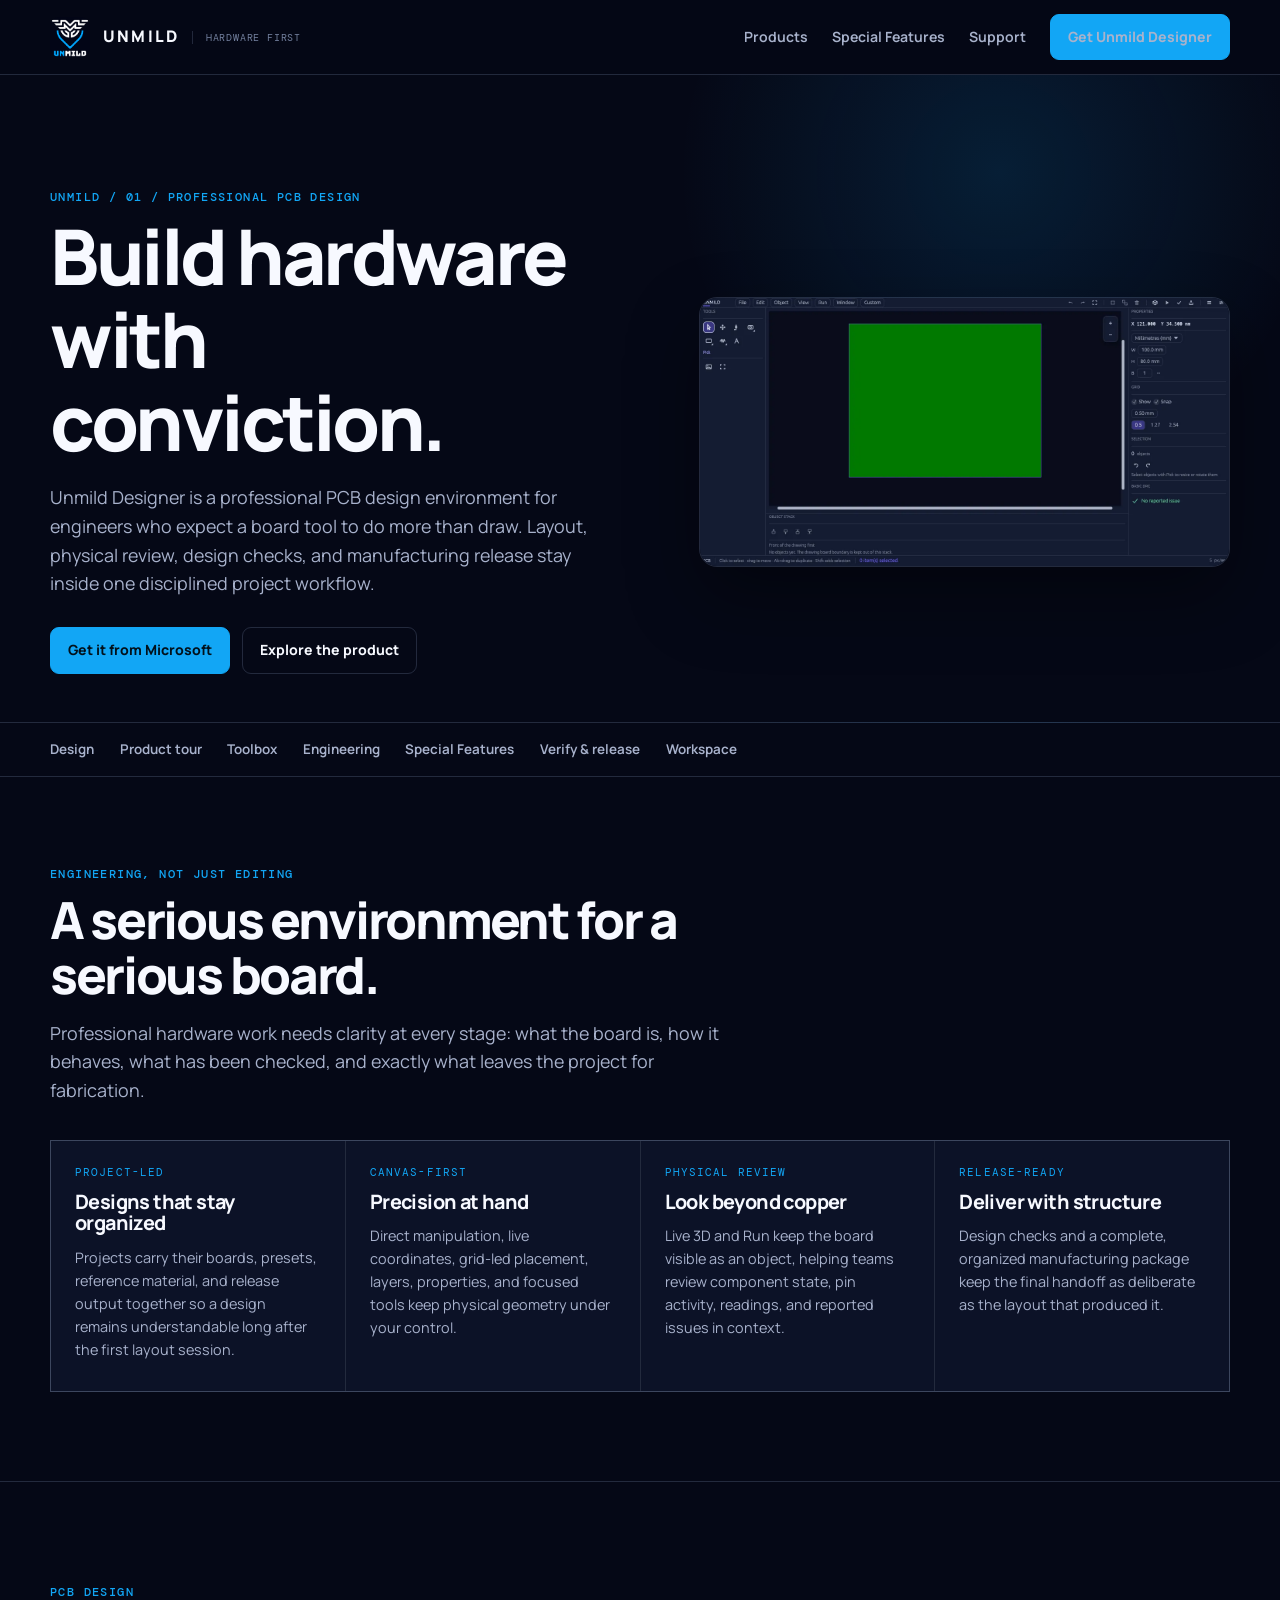
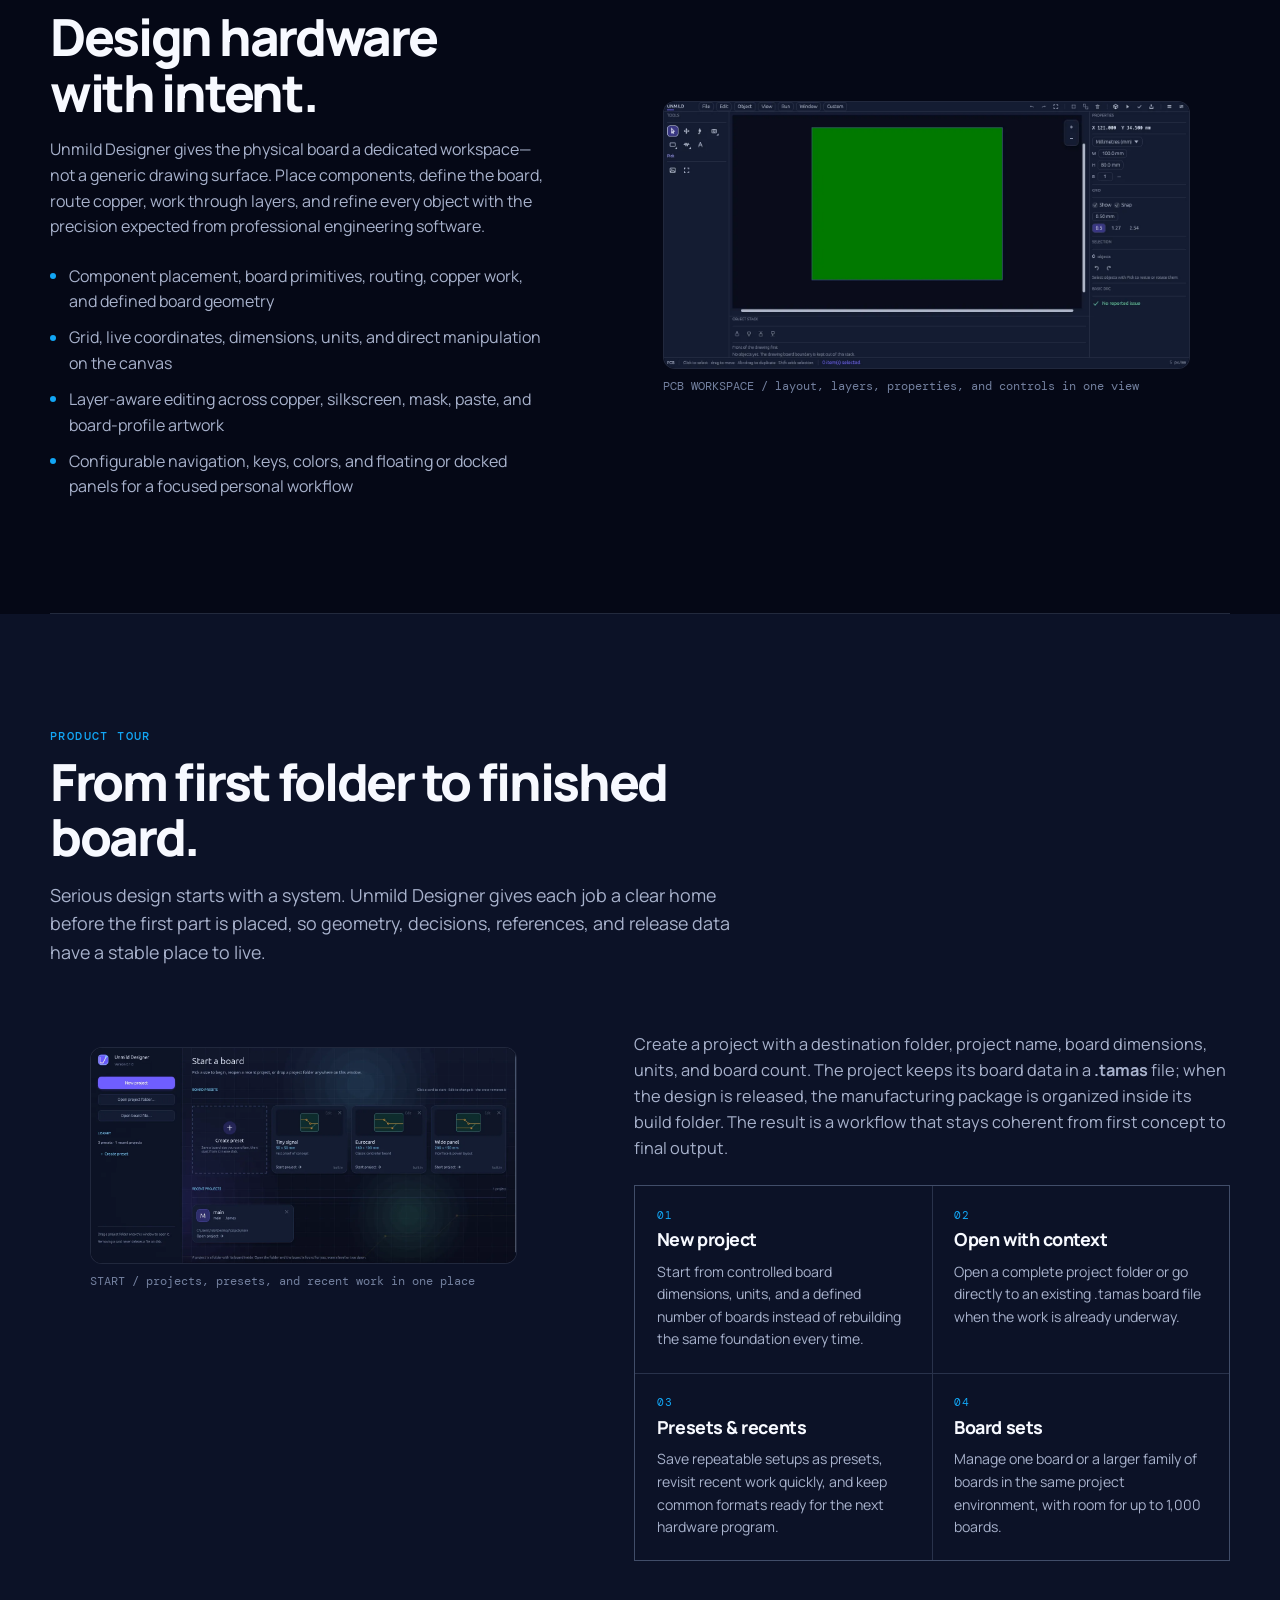
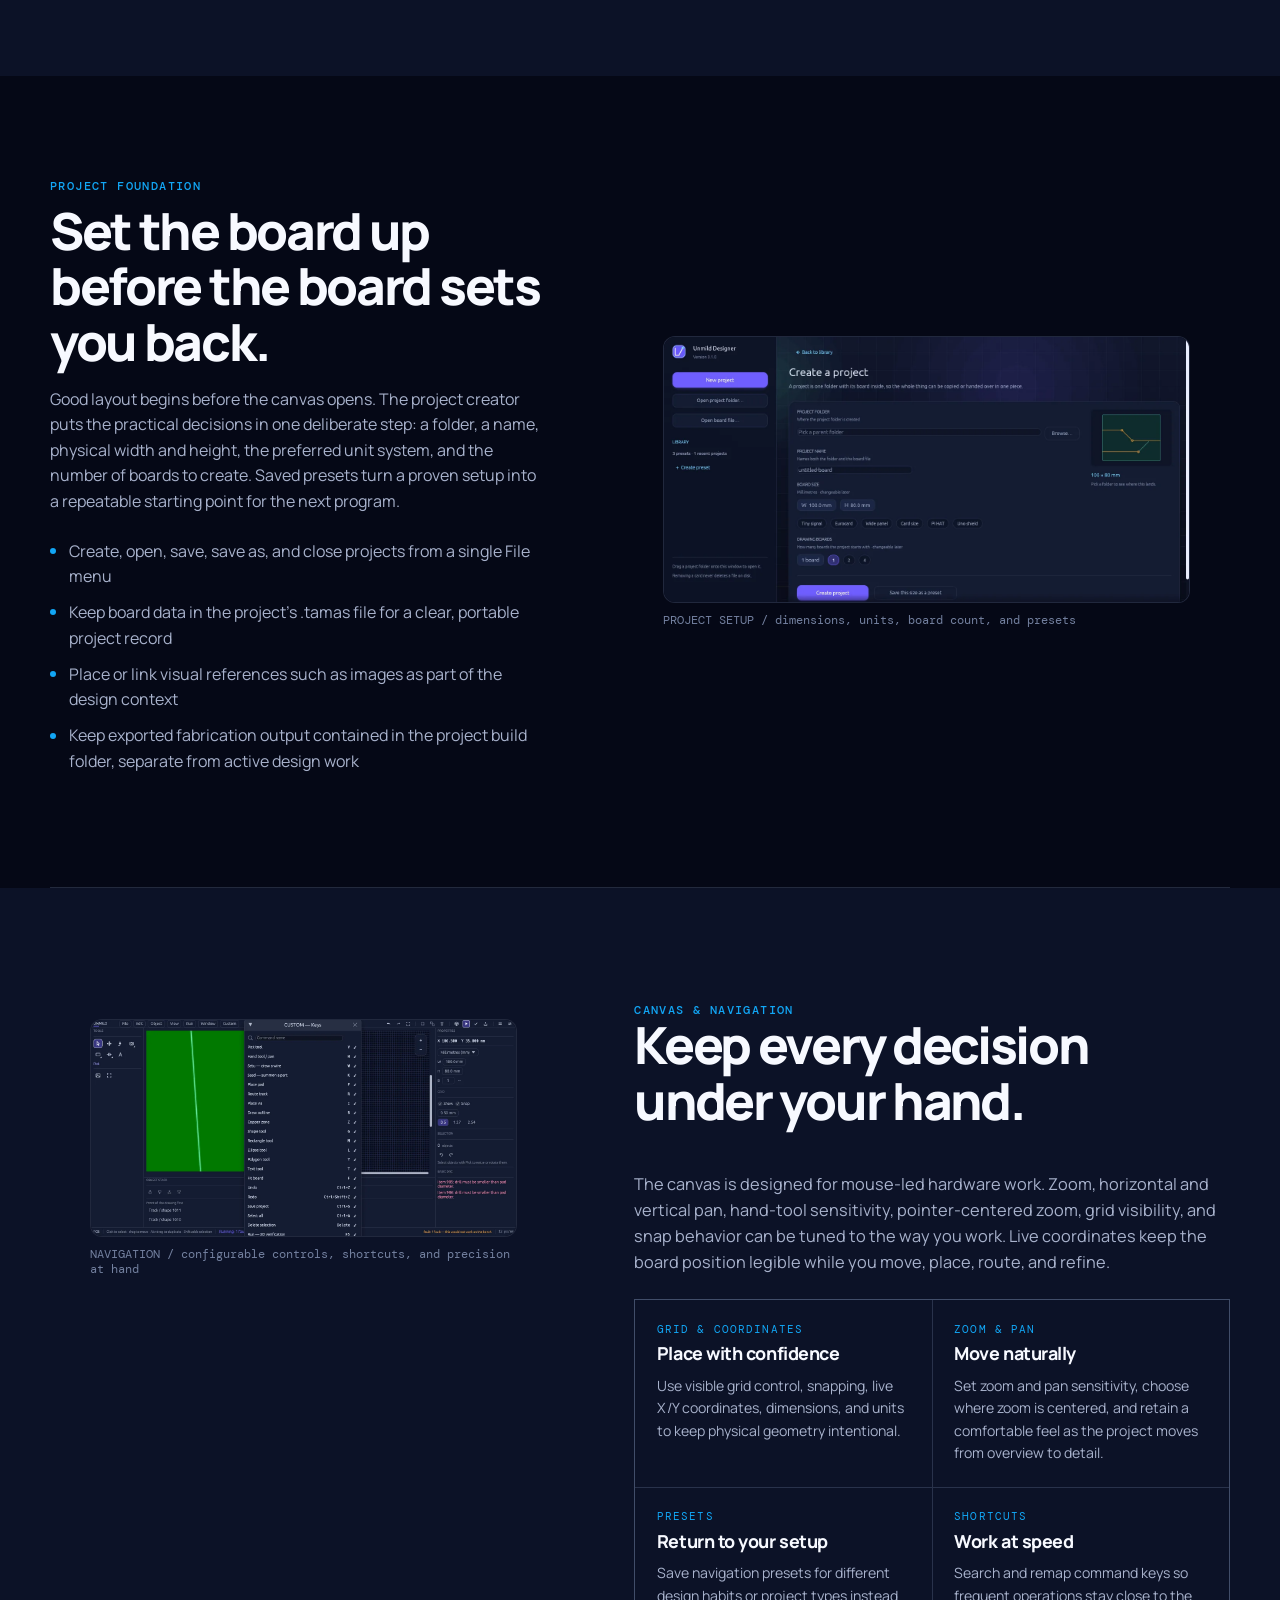
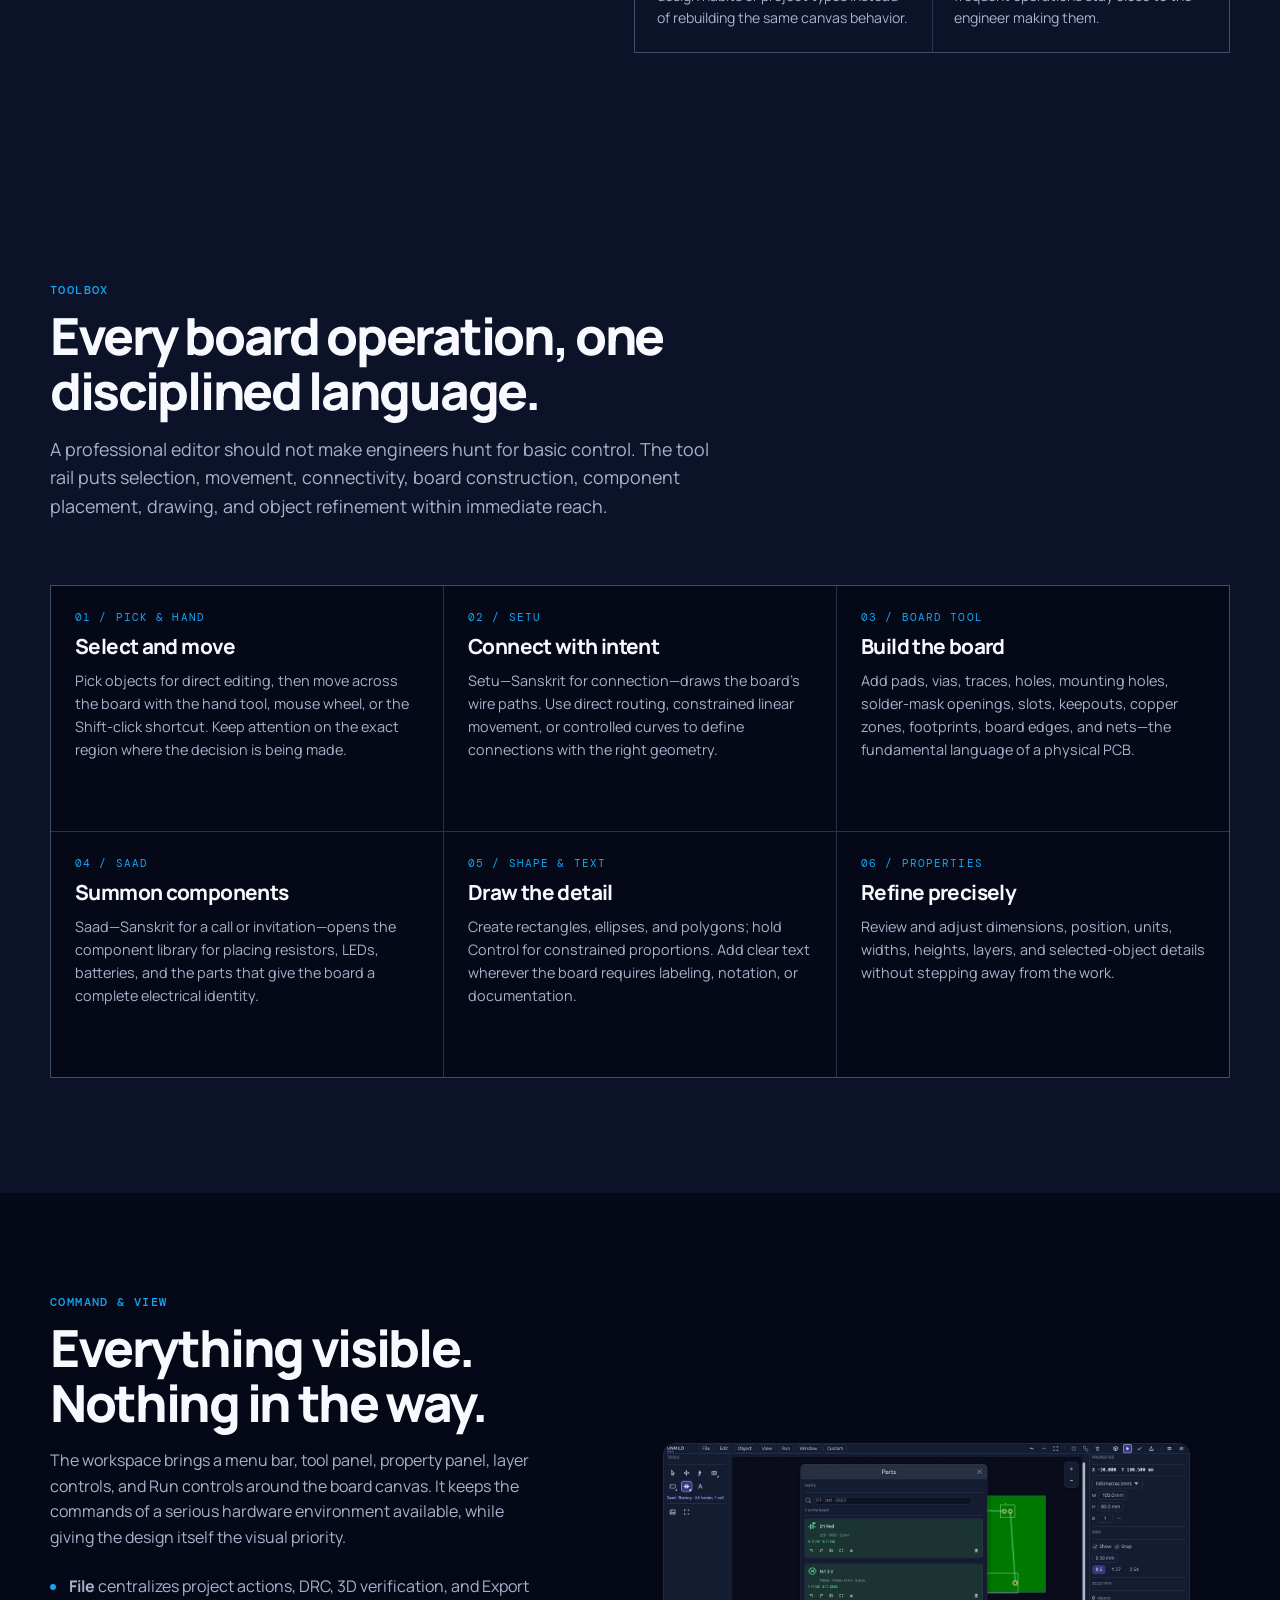
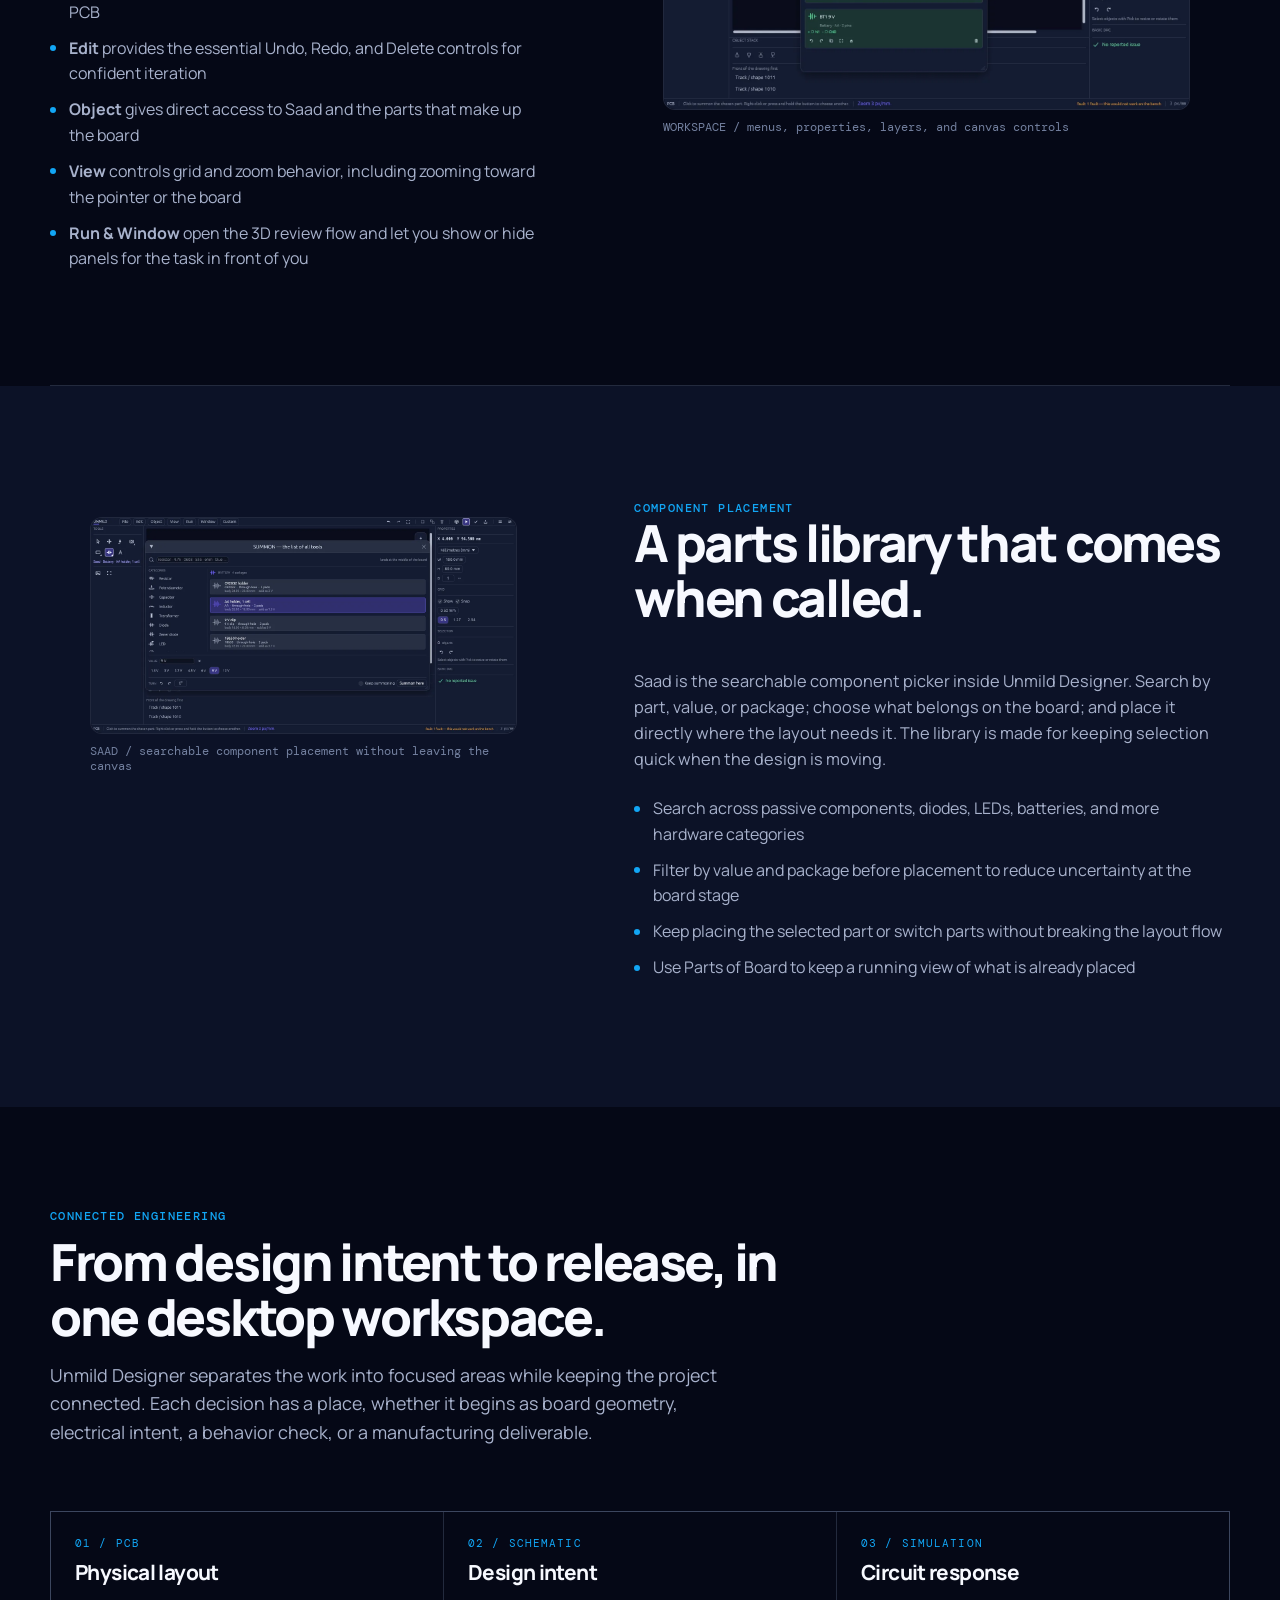
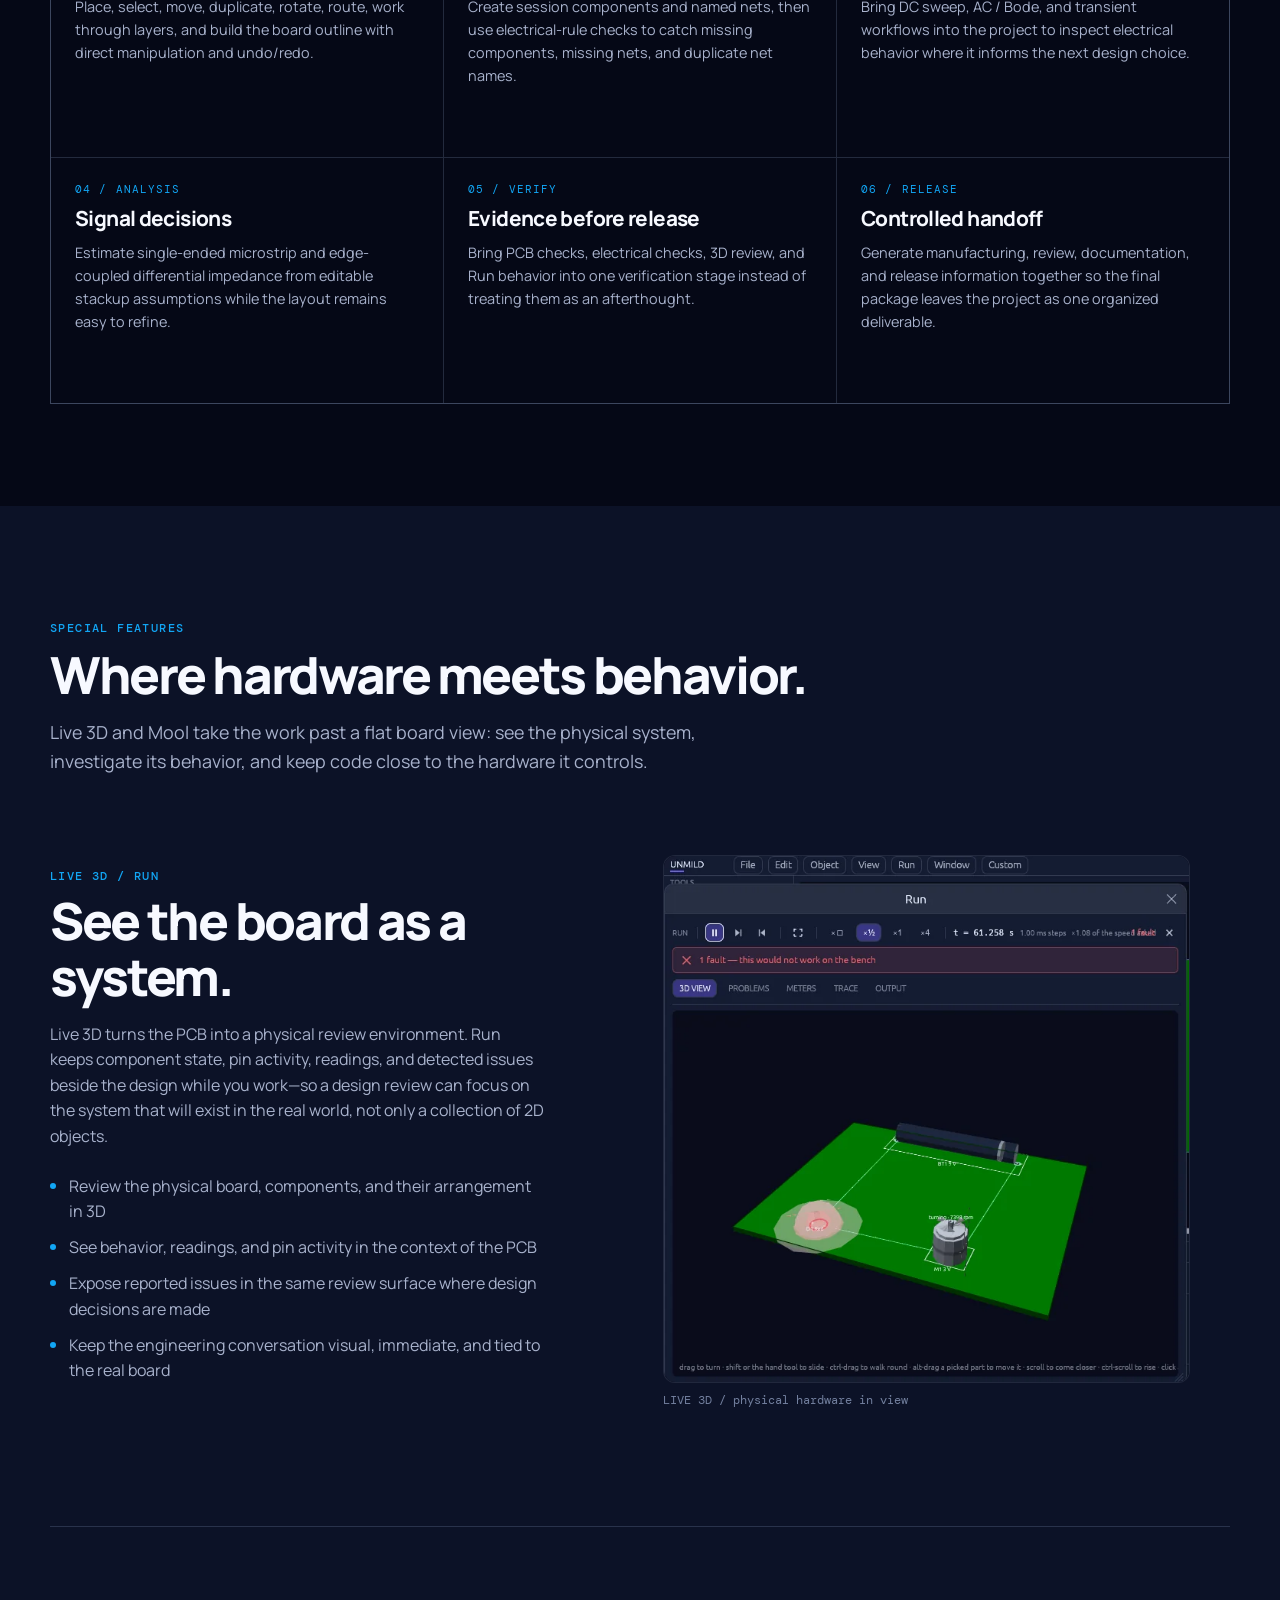
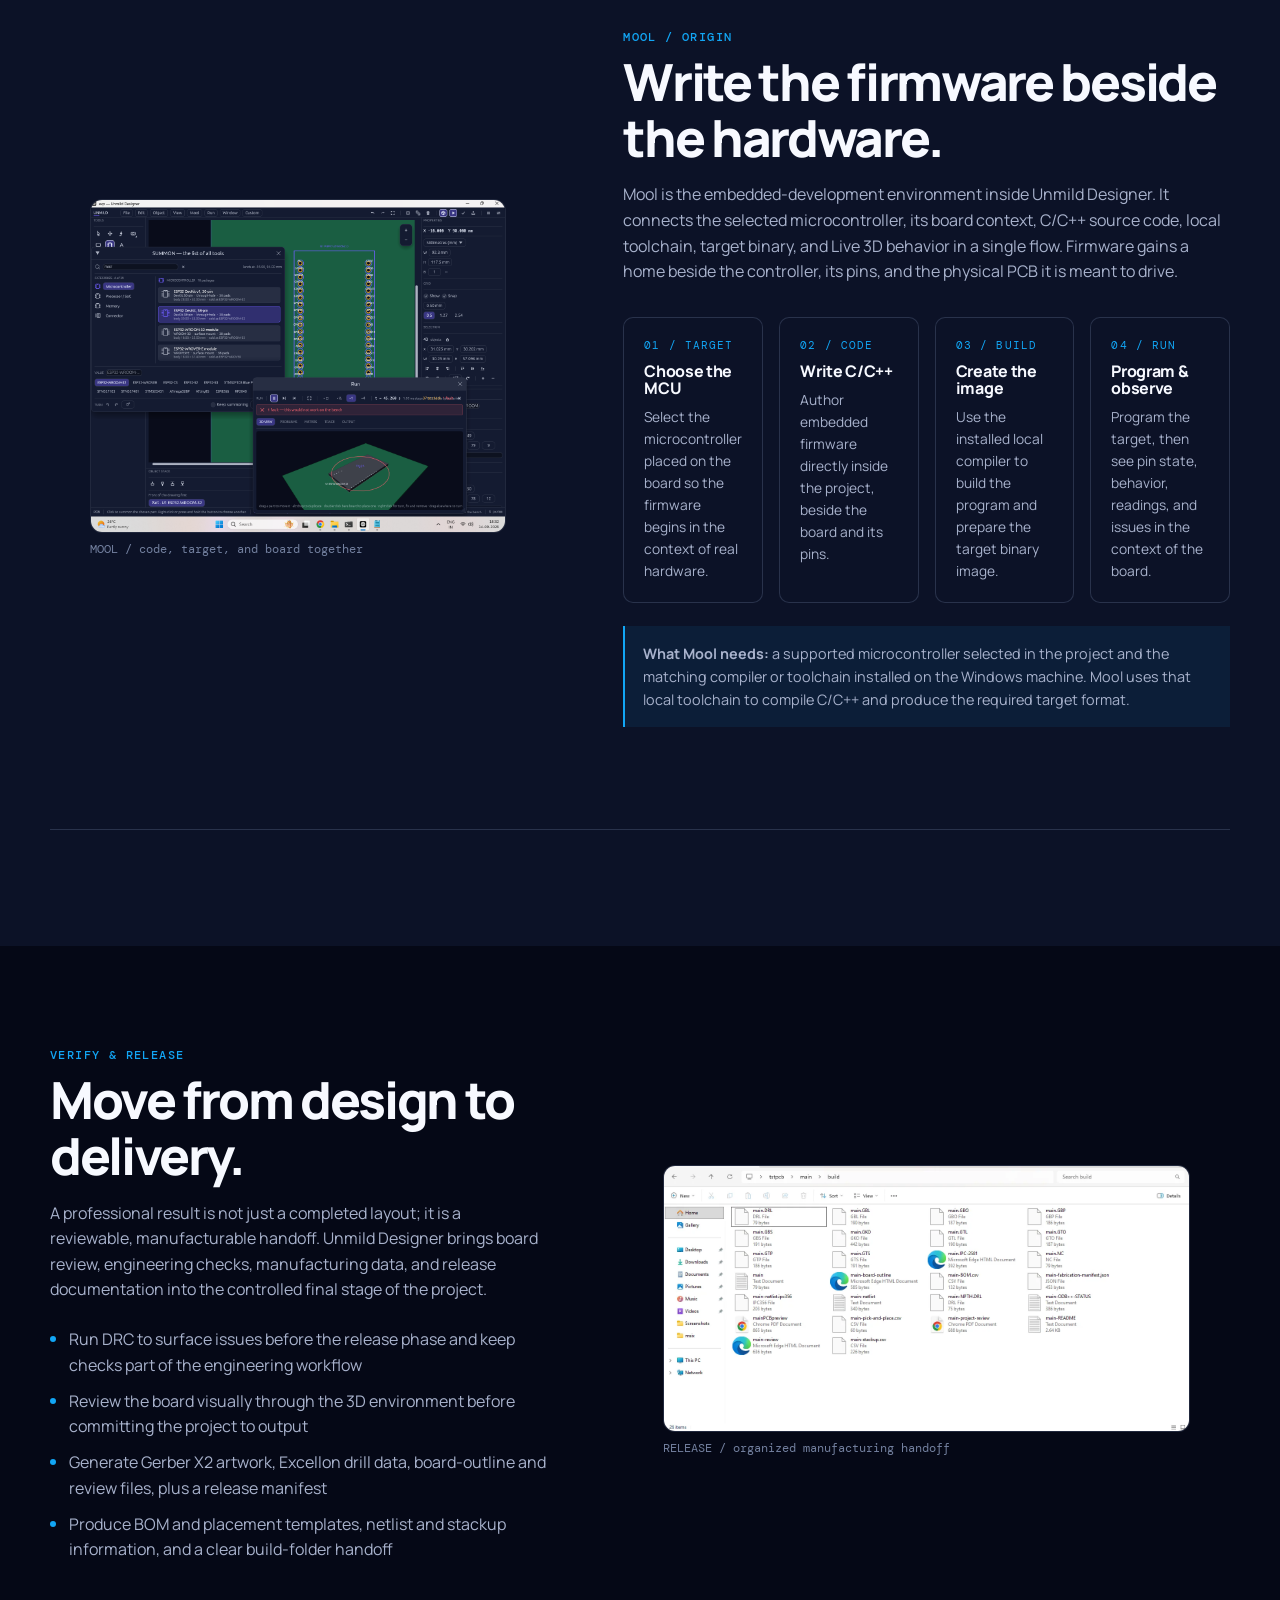
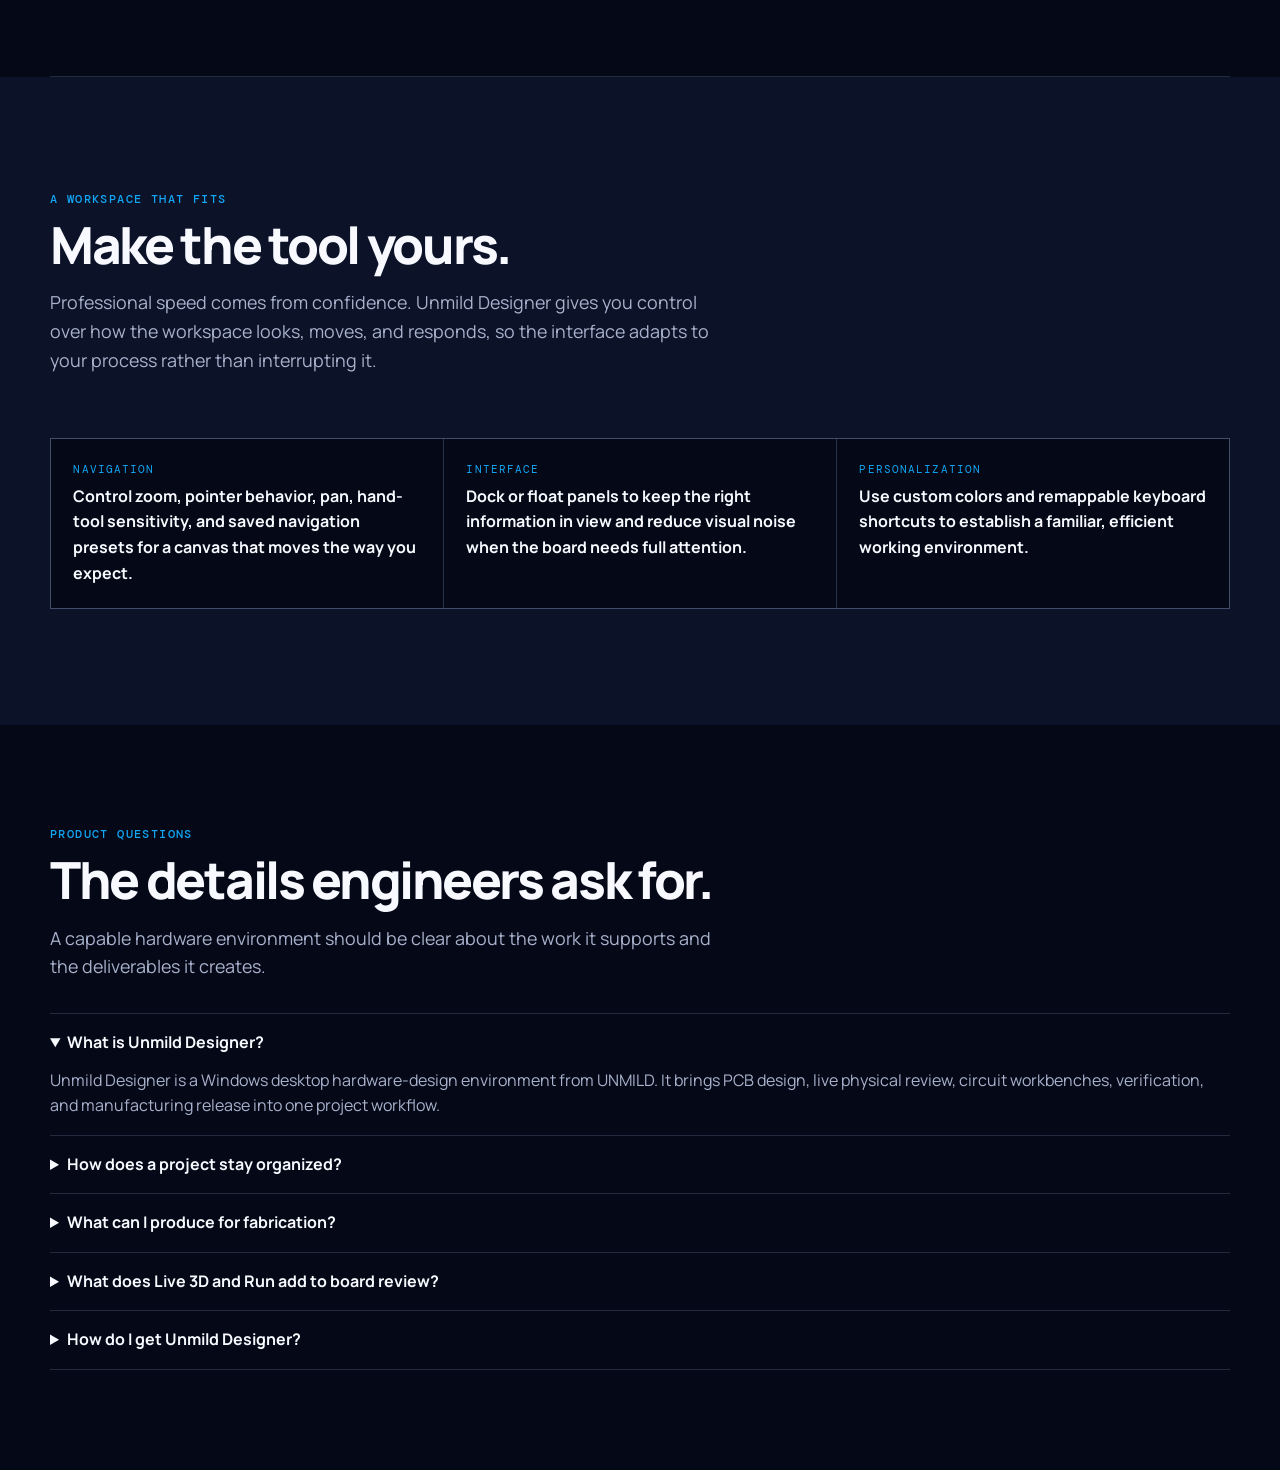
<file: features.html>
<!doctype html><html lang="en"><head><meta charset="UTF-8"><meta http-equiv="refresh" content="0; url=designer.html"><meta name="viewport" content="width=device-width, initial-scale=1"><link rel="canonical" href="designer.html"><title>Unmild Designer</title></head><body><p><a href="designer.html">Continue to Unmild Designer.</a></p></body></html>
</file>
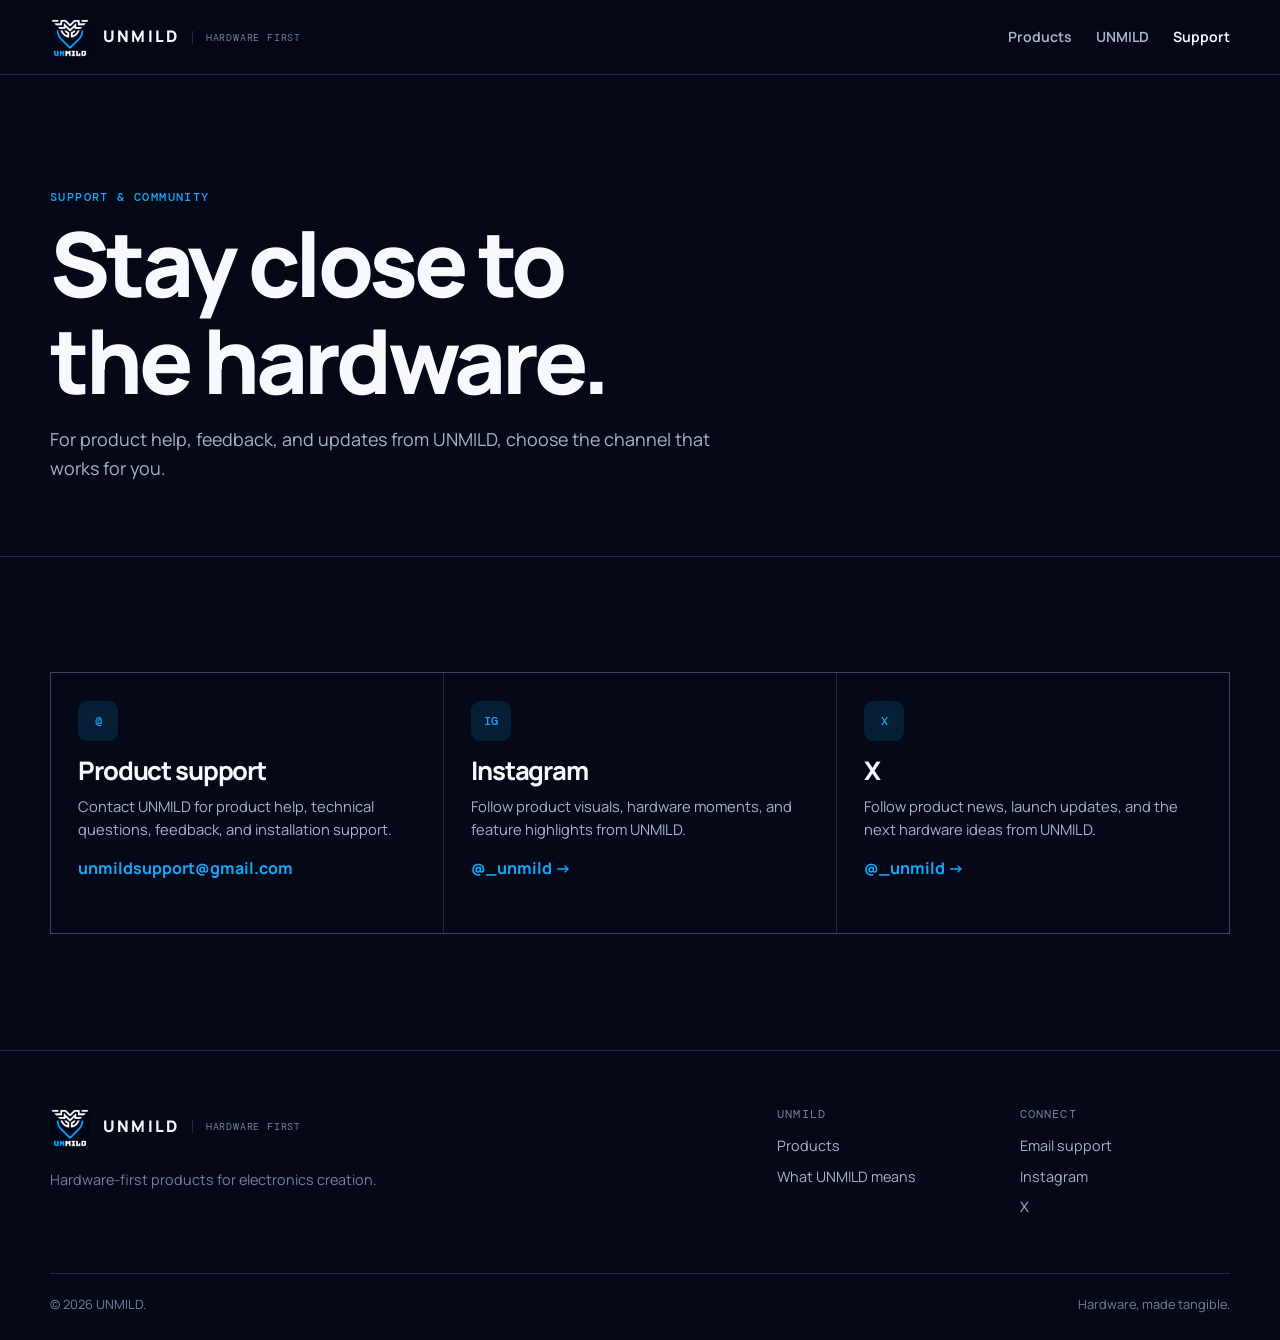
<file: support.html>
<!doctype html>
<html lang="en"><head><meta charset="UTF-8"><meta name="viewport" content="width=device-width, initial-scale=1"><title>Support — UNMILD</title><meta name="description" content="Support, feedback, and community links for UNMILD products."><meta name="theme-color" content="#050816"><link rel="icon" href="images/favicon.svg" type="image/svg+xml"><link rel="stylesheet" href="css/style.css"></head><body>
<a class="skip-link" href="#main">Skip to content</a><header class="site-nav"><div class="container nav-inner"><a class="brand" href="index.html"><img class="brand-logo" src="images/unmild-logo.png" alt="UNMILD logo"><span class="brand-word">UNMILD</span><span class="brand-sub">HARDWARE FIRST</span></a><button class="nav-toggle" id="navToggle" aria-expanded="false" aria-controls="nav-links"><svg viewBox="0 0 24 24" fill="none" stroke="currentColor" stroke-width="2"><path d="M3 6h18M3 12h18M3 18h18"/></svg><span class="skip-link">Menu</span></button><nav class="nav-links" id="nav-links" aria-label="Primary"><a href="index.html#products">Products</a><a href="index.html#philosophy">UNMILD</a><a href="support.html" aria-current="page">Support</a></nav></div></header>
<main id="main"><section class="page-hero"><div class="container"><span class="eyebrow">SUPPORT &amp; COMMUNITY</span><h1>Stay close to the hardware.</h1><p class="lede">For product help, feedback, and updates from UNMILD, choose the channel that works for you.</p></div></section><section class="section"><div class="container"><div class="support-grid"><article class="support-card"><div class="icon">@</div><h3>Product support</h3><p>Contact UNMILD for product help, technical questions, feedback, and installation support.</p><a href="mailto:unmildsupport@gmail.com?subject=UNMILD%20Support">unmildsupport@gmail.com</a></article><article class="support-card"><div class="icon">IG</div><h3>Instagram</h3><p>Follow product visuals, hardware moments, and feature highlights from UNMILD.</p><a href="https://www.instagram.com/_unmild/" target="_blank" rel="noopener noreferrer">@_unmild →</a></article><article class="support-card"><div class="icon">X</div><h3>X</h3><p>Follow product news, launch updates, and the next hardware ideas from UNMILD.</p><a href="https://x.com/_unmild" target="_blank" rel="noopener noreferrer">@_unmild →</a></article></div></div></section></main>
<footer class="site-footer"><div class="container"><div class="footer-grid"><div class="footer-brand"><a class="brand" href="index.html"><img class="brand-logo" src="images/unmild-logo.png" alt=""><span class="brand-word">UNMILD</span><span class="brand-sub">HARDWARE FIRST</span></a><p>Hardware-first products for electronics creation.</p></div><div class="footer-cols"><div class="footer-col"><h4>UNMILD</h4><ul><li><a href="index.html#products">Products</a></li><li><a href="index.html#philosophy">What UNMILD means</a></li></ul></div><div class="footer-col"><h4>CONNECT</h4><ul><li><a href="mailto:unmildsupport@gmail.com">Email support</a></li><li><a href="https://www.instagram.com/_unmild/" target="_blank" rel="noopener noreferrer">Instagram</a></li><li><a href="https://x.com/_unmild" target="_blank" rel="noopener noreferrer">X</a></li></ul></div></div></div><div class="footer-bottom"><span>© <span id="year">2026</span> UNMILD.</span><span>Hardware, made tangible.</span></div></div></footer><script src="js/main.js"></script></body></html>
</file>
<file: css/style.css>
@import url('https://fonts.googleapis.com/css2?family=DM+Mono:wght@400;500&family=Manrope:wght@400;500;600;700;800&display=swap');

:root { --navy:#050816; --navy-raised:#0c1227; --surface:#111a34; --line:rgba(181,205,255,.17); --blue:#12a6f5; --blue-soft:rgba(18,166,245,.14); --white:#f7f9ff; --muted:#a8b2cc; --quiet:#73809f; --display:'Manrope',Arial,sans-serif; --mono:'DM Mono',Consolas,monospace; --page:min(1180px,calc(100% - 48px)); --radius:18px; --ease:cubic-bezier(.2,.75,.2,1); }
*{box-sizing:border-box} html{scroll-behavior:smooth} body{margin:0;min-width:320px;background:var(--navy);color:var(--white);font-family:var(--display);line-height:1.6} img{max-width:100%;display:block} a{color:inherit} h1,h2,h3,p{margin-top:0} h1,h2,h3{line-height:1.08;letter-spacing:-.045em} h1{font-size:clamp(2.75rem,7vw,6.2rem);font-weight:800} h2{font-size:clamp(2rem,4vw,3.7rem);font-weight:800} h3{font-size:clamp(1.3rem,2vw,1.8rem);font-weight:750}.container{width:var(--page);margin-inline:auto}.eyebrow,.kicker{display:block;color:var(--blue);font:500 .73rem/1.2 var(--mono);letter-spacing:.12em;text-transform:uppercase}.lede{max-width:62ch;color:var(--muted);font-size:clamp(1rem,1.4vw,1.2rem)}.skip-link{position:absolute;left:-9999px}.skip-link:focus{left:1rem;top:1rem;z-index:100;padding:.6rem .9rem;background:var(--white);color:var(--navy)}

.site-nav{position:sticky;top:0;z-index:50;border-bottom:1px solid var(--line);background:rgba(5,8,22,.9);backdrop-filter:blur(18px)}.nav-inner{min-height:74px;display:flex;align-items:center;justify-content:space-between;gap:1.5rem}.brand{display:inline-flex;align-items:center;gap:.8rem;text-decoration:none;flex-shrink:0}.brand-logo{width:40px;height:40px;border-radius:9px;object-fit:cover}.brand-word{font-size:1rem;font-weight:800;letter-spacing:.14em}.brand-sub{color:var(--quiet);font:.62rem var(--mono);letter-spacing:.08em;border-left:1px solid var(--line);padding-left:.8rem}.nav-links{display:flex;align-items:center;gap:1.5rem;font-size:.88rem;font-weight:650}.nav-links a{color:var(--muted);text-decoration:none;transition:color .18s var(--ease)}.nav-links a:hover,.nav-links a[aria-current="page"]{color:var(--white)}.nav-toggle{display:none;color:var(--white);background:transparent;border:0}.nav-toggle svg{width:24px}
.btn-row{display:flex;flex-wrap:wrap;gap:.8rem;margin-top:1.8rem}.btn{display:inline-flex;align-items:center;justify-content:center;min-height:46px;padding:.7rem 1.05rem;border-radius:9px;border:1px solid var(--line);text-decoration:none;font-size:.88rem;font-weight:750;transition:transform .18s var(--ease),background .18s var(--ease)}.btn:hover{transform:translateY(-2px)}.btn-primary{border-color:var(--blue);color:#02111b;background:var(--blue)}.btn-secondary{color:var(--white);background:transparent}.text-link{color:var(--blue);font-weight:750;text-decoration:none}.text-link:hover{text-decoration:underline}

.brand-hero{position:relative;overflow:hidden;padding:clamp(4.5rem,10vw,9rem) 0 4rem}.brand-hero::before{content:'';position:absolute;width:70vw;height:70vw;top:-45vw;right:-30vw;border-radius:50%;background:radial-gradient(circle,rgba(18,166,245,.19),transparent 68%);pointer-events:none}.brand-hero-grid{position:relative;display:grid;grid-template-columns:1.15fr .85fr;align-items:center;gap:clamp(2rem,8vw,7rem)}.brand-hero h1{max-width:9.5ch;margin:.7rem 0 1.25rem}.brand-hero h1 em{color:var(--blue);font-style:normal}.brand-mark{position:relative;isolation:isolate}.brand-mark::before{content:'';position:absolute;inset:8%;z-index:-1;border-radius:50%;background:var(--blue-soft);filter:blur(30px)}.brand-mark img{width:min(100%,470px);margin-inline:auto;border-radius:28px}.hardware-statement{display:grid;grid-template-columns:.75fr 1.25fr;gap:3rem;padding:clamp(3.5rem,8vw,7rem) 0;border-top:1px solid var(--line)}.hardware-statement p{max-width:62ch;margin:0;color:var(--muted);font-size:clamp(1.05rem,2vw,1.45rem)}.hardware-statement strong{color:var(--white)}.section{padding:clamp(4rem,9vw,8rem) 0}.section-dark{background:var(--navy-raised)}.section-head{max-width:760px;margin-bottom:clamp(2rem,5vw,4rem)}.section-head h2{margin:.7rem 0 1rem}

.product-card{display:grid;grid-template-columns:1fr 1.05fr;gap:clamp(1.8rem,5vw,4.5rem);padding:clamp(1.2rem,3vw,2.1rem);border:1px solid var(--line);border-radius:var(--radius);background:linear-gradient(135deg,#101c39,#090e20);text-decoration:none;transition:border-color .2s var(--ease),transform .2s var(--ease),box-shadow .2s var(--ease)}.product-card:hover{transform:translateY(-5px);border-color:rgba(18,166,245,.6);box-shadow:0 26px 70px rgba(0,0,0,.32)}.product-card-copy{align-self:center;padding:clamp(.5rem,2vw,1.5rem)}.product-number{color:var(--blue);font:.72rem var(--mono);letter-spacing:.1em}.product-card h3{margin:.7rem 0 1rem;font-size:clamp(2rem,4vw,4rem)}.product-card p{max-width:50ch;color:var(--muted)}.product-points{display:grid;grid-template-columns:1fr 1fr;gap:.75rem 1.5rem;margin:1.6rem 0 0;padding:0;list-style:none;color:var(--muted);font-size:.9rem}.product-points li::before{content:'↗';color:var(--blue);margin-right:.5rem}.product-visual{min-height:310px;overflow:hidden;border-radius:12px;background:#030616}.product-visual img{width:100%;height:100%;object-fit:cover;object-position:65% center}.product-link{display:inline-block;margin-top:1.8rem;color:var(--white);font-weight:750}.product-link span{color:var(--blue);margin-left:.35rem}.preview-grid{display:grid;grid-template-columns:repeat(3,1fr);gap:1px;background:var(--line);border:1px solid var(--line)}.preview-cell{min-height:220px;padding:1.5rem;background:var(--navy)}.preview-cell h3{margin:.55rem 0 .75rem;font-size:1.2rem}.preview-cell p{color:var(--muted);font-size:.94rem}

.product-hero{padding:clamp(4rem,9vw,8rem) 0 3rem;border-bottom:1px solid var(--line);background:radial-gradient(circle at 78% 15%,rgba(18,166,245,.14),transparent 28%)}.product-hero-grid{display:grid;grid-template-columns:1fr .95fr;gap:clamp(2rem,7vw,6rem);align-items:center}.product-hero h1{font-size:clamp(3rem,6vw,5.8rem);margin:.7rem 0 1.2rem;max-width:10ch}.product-hero p{color:var(--muted);max-width:54ch}.product-shot{overflow:hidden;border:1px solid var(--line);border-radius:var(--radius);box-shadow:0 30px 70px rgba(0,0,0,.38)}.product-shot img{width:100%}.product-nav{padding:1rem 0;border-bottom:1px solid var(--line);background:var(--navy)}.product-nav-links{display:flex;flex-wrap:wrap;gap:1rem 1.6rem;font-size:.84rem;font-weight:650}.product-nav a{color:var(--muted);text-decoration:none}.product-nav a:hover{color:var(--blue)}.feature-block{display:grid;grid-template-columns:.9fr 1.1fr;gap:clamp(2rem,6vw,5.5rem);align-items:center;padding:clamp(4rem,8vw,7rem) 0;border-bottom:1px solid var(--line)}.feature-block.reverse>:first-child{order:2}.feature-block h2{margin:.65rem 0 1.1rem}.feature-block p{color:var(--muted)}.feature-list{margin:1.5rem 0 0;padding:0;list-style:none;color:var(--muted)}.feature-list li{margin:.65rem 0;padding-left:1.2rem;position:relative}.feature-list li::before{content:'';position:absolute;left:0;top:.58rem;width:6px;height:6px;background:var(--blue);border-radius:50%}.shot{overflow:hidden;border:1px solid var(--line);border-radius:12px;background:#030616}.shot img{width:100%}.shot-caption{margin-top:.6rem;color:var(--quiet);font:.72rem var(--mono)}.mool-steps{display:grid;grid-template-columns:repeat(4,1fr);gap:1rem;margin-top:2rem}.mool-step{padding:1.25rem;border:1px solid var(--line);border-radius:10px;background:var(--navy-raised)}.mool-step b{display:block;color:var(--blue);font:.7rem var(--mono);letter-spacing:.1em;margin-bottom:.7rem}.mool-step h3{font-size:1rem;margin-bottom:.55rem;letter-spacing:-.02em}.mool-step p{margin:0;font-size:.86rem;color:var(--muted)}.spec-grid{display:grid;grid-template-columns:repeat(3,1fr);gap:1px;background:var(--line);border:1px solid var(--line)}.spec{padding:1.4rem;background:var(--navy)}.spec b{display:block;color:var(--blue);font:.7rem var(--mono);letter-spacing:.1em}.spec span{display:block;margin-top:.5rem;font-weight:700}
.position-section{padding:clamp(3.5rem,7vw,6.5rem) 0;border-bottom:1px solid var(--line)}.position-section .section-head{margin-bottom:2.2rem}.position-grid{display:grid;grid-template-columns:repeat(4,1fr);gap:1px;border:1px solid var(--line);background:var(--line)}.position-card{min-height:250px;padding:1.5rem;background:var(--navy-raised)}.position-card b{display:block;color:var(--blue);font:.7rem var(--mono);letter-spacing:.1em}.position-card h3{margin:.75rem 0;font-size:1.24rem;letter-spacing:-.03em}.position-card p{margin:0;color:var(--muted);font-size:.9rem}
.library-layout{display:grid;grid-template-columns:.92fr 1.08fr;gap:clamp(2rem,6vw,5rem);align-items:start}.library-copy>p{margin:0 0 1.5rem;color:var(--muted);font-size:1.02rem}.capability-grid{display:grid;grid-template-columns:1fr 1fr;gap:1px;background:var(--line);border:1px solid var(--line)}.capability-card{padding:1.35rem;background:var(--navy-raised)}.capability-card span{display:block;color:var(--blue);font:.7rem var(--mono);letter-spacing:.1em}.capability-card h3{margin:.55rem 0 .7rem;font-size:1.12rem;letter-spacing:-.025em}.capability-card p{margin:0;color:var(--muted);font-size:.88rem}.workbench-section{padding:clamp(4rem,8vw,7rem) 0}.workbench-grid{display:grid;grid-template-columns:repeat(3,1fr);gap:1px;border:1px solid var(--line);background:var(--line)}.workbench-card{min-height:245px;padding:1.5rem;background:var(--navy)}.workbench-card b{display:block;color:var(--blue);font:.7rem var(--mono);letter-spacing:.1em}.workbench-card h3{margin:.7rem 0;font-size:1.3rem;letter-spacing:-.03em}.workbench-card p{margin:0;color:var(--muted);font-size:.9rem}
.mool-note{margin:1.4rem 0 0;padding:1rem 1.1rem;border-left:2px solid var(--blue);background:rgba(18,166,245,.08);font-size:.9rem}.product-faq{padding-top:clamp(4rem,8vw,7rem);padding-bottom:clamp(4rem,8vw,7rem)}.product-faq .section-head{margin-bottom:2rem}

.page-hero{padding:clamp(4rem,9vw,8rem) 0 3.5rem;border-bottom:1px solid var(--line)}.page-hero h1{max-width:11ch;margin:.7rem 0 1rem}.about-copy{display:grid;grid-template-columns:.8fr 1.2fr;gap:clamp(2rem,7vw,6rem);padding:clamp(4rem,8vw,7rem) 0}.about-copy p{color:var(--muted);font-size:1.06rem}.about-copy p:first-child{color:var(--white);font-size:1.35rem}.support-grid{display:grid;grid-template-columns:repeat(3,1fr);gap:1px;background:var(--line);border:1px solid var(--line)}.support-card{min-height:260px;padding:1.7rem;background:var(--navy)}.support-card .icon{display:grid;place-items:center;width:40px;height:40px;border-radius:9px;color:var(--blue);background:var(--blue-soft);font:500 .76rem var(--mono)}.support-card h3{margin:1rem 0 .65rem}.support-card p{color:var(--muted);font-size:.92rem}.support-card a{color:var(--blue);font-weight:750;text-decoration:none}.support-card a:hover{text-decoration:underline}

.site-footer{padding:3.5rem 0 1.6rem;border-top:1px solid var(--line)}.footer-grid{display:grid;grid-template-columns:1.2fr .8fr;gap:3rem}.footer-brand p{max-width:37ch;margin-top:.85rem;color:var(--quiet);font-size:.9rem}.footer-cols{display:grid;grid-template-columns:1fr 1fr;gap:2rem}.footer-col h4{margin:0 0 .8rem;color:var(--quiet);font:.72rem var(--mono);letter-spacing:.1em;text-transform:uppercase}.footer-col ul{margin:0;padding:0;list-style:none}.footer-col li{margin:.45rem 0;color:var(--muted);font-size:.9rem}.footer-col a{text-decoration:none}.footer-col a:hover{color:var(--blue)}.footer-bottom{display:flex;justify-content:space-between;gap:1rem;margin-top:3rem;padding-top:1.25rem;border-top:1px solid var(--line);color:var(--quiet);font-size:.8rem}.faq{border-top:1px solid var(--line)}.faq details{padding:1rem 0;border-bottom:1px solid var(--line)}.faq summary{cursor:pointer;font-weight:700}.faq p{color:var(--muted);margin:.75rem 0 0}.error-page{min-height:65vh;display:grid;place-items:center;text-align:center}
@media(max-width:860px){.brand-hero-grid,.product-hero-grid,.hardware-statement,.feature-block,.about-copy,.product-card,.library-layout{grid-template-columns:1fr}.feature-block.reverse>:first-child{order:initial}.mool-steps{grid-template-columns:1fr 1fr}.workbench-grid,.position-grid{grid-template-columns:1fr 1fr}.product-visual{min-height:240px}}@media(max-width:720px){:root{--page:min(100% - 32px,1180px)}.nav-toggle{display:block}.nav-links{position:absolute;inset:74px 0 auto;display:none;padding:1.2rem max(1rem,calc((100vw - 1180px)/2));border-bottom:1px solid var(--line);background:var(--navy);flex-direction:column;align-items:flex-start}.nav-links.is-open{display:flex}.brand-sub{display:none}.preview-grid,.spec-grid,.support-grid,.workbench-grid,.position-grid{grid-template-columns:1fr}.product-points{grid-template-columns:1fr}.footer-grid,.footer-cols{grid-template-columns:1fr}.footer-bottom{flex-direction:column}}@media(max-width:480px){.mool-steps,.capability-grid{grid-template-columns:1fr}}
</file>
